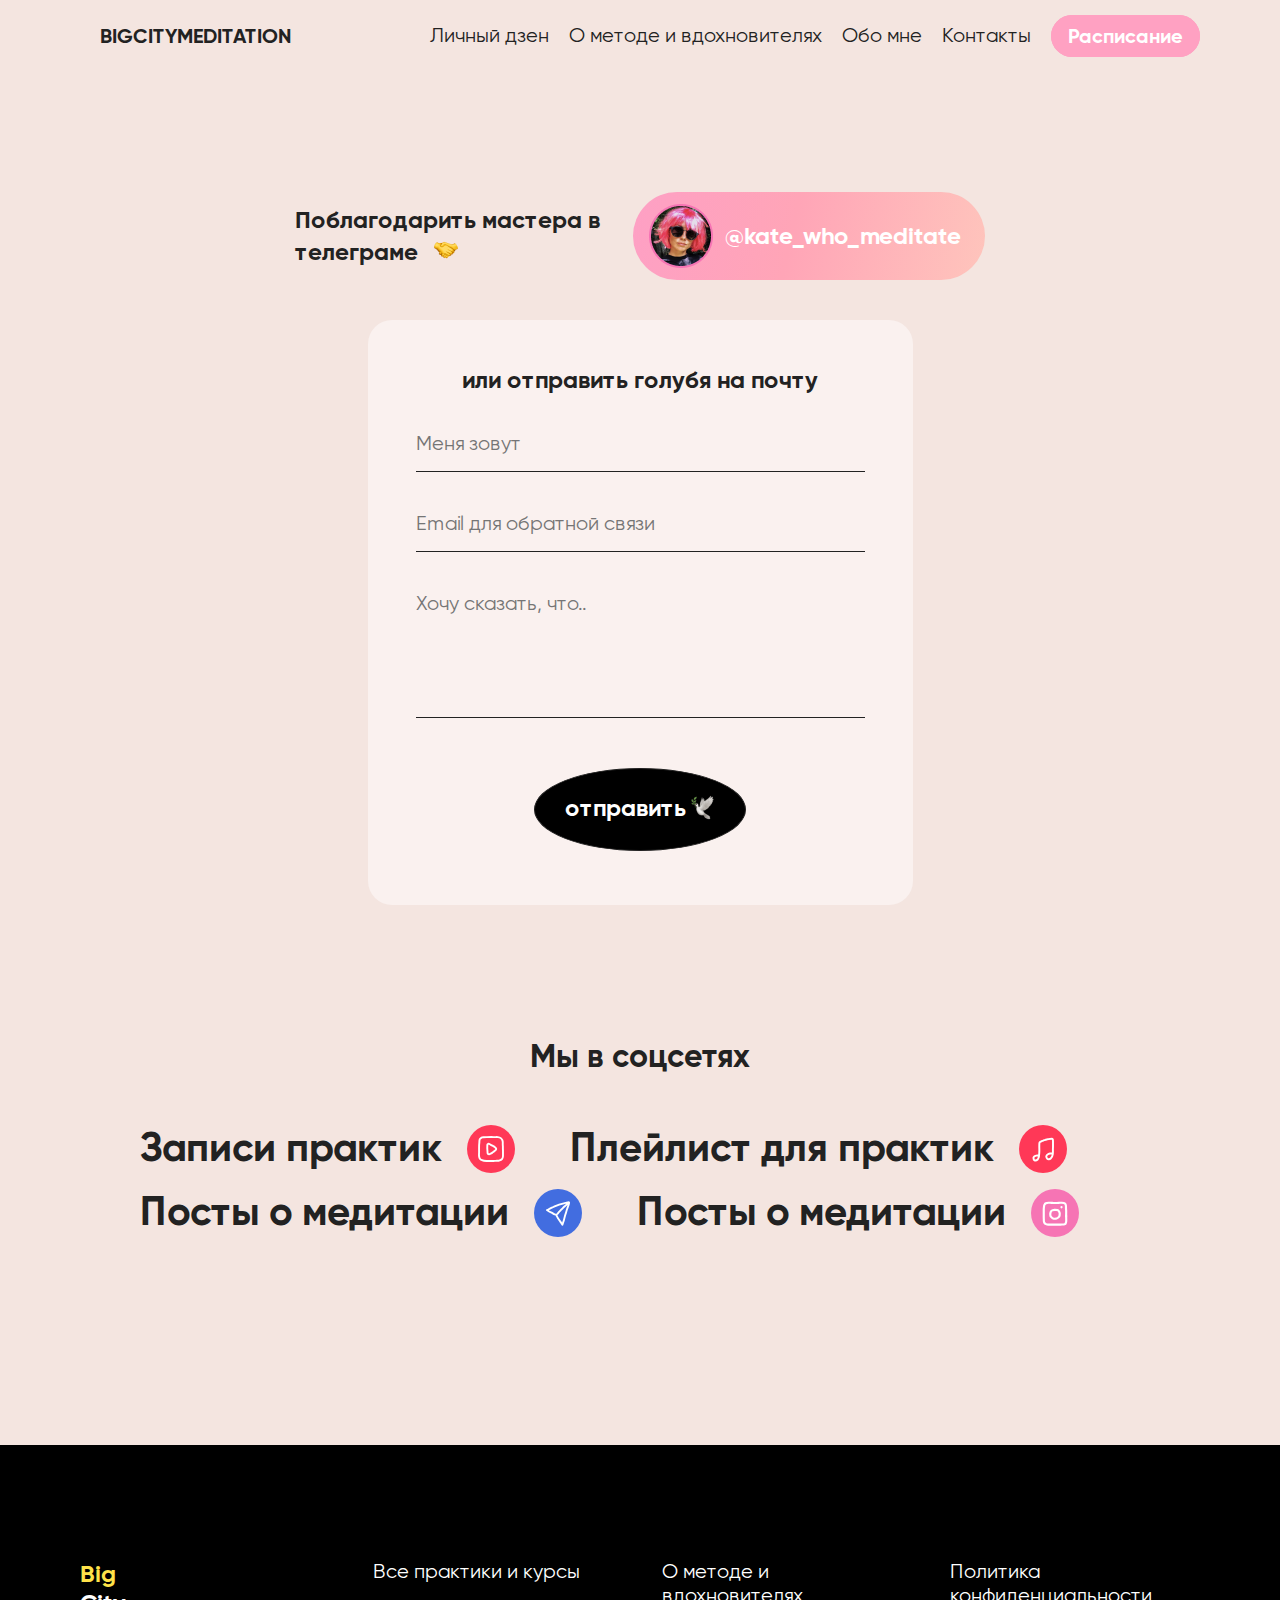
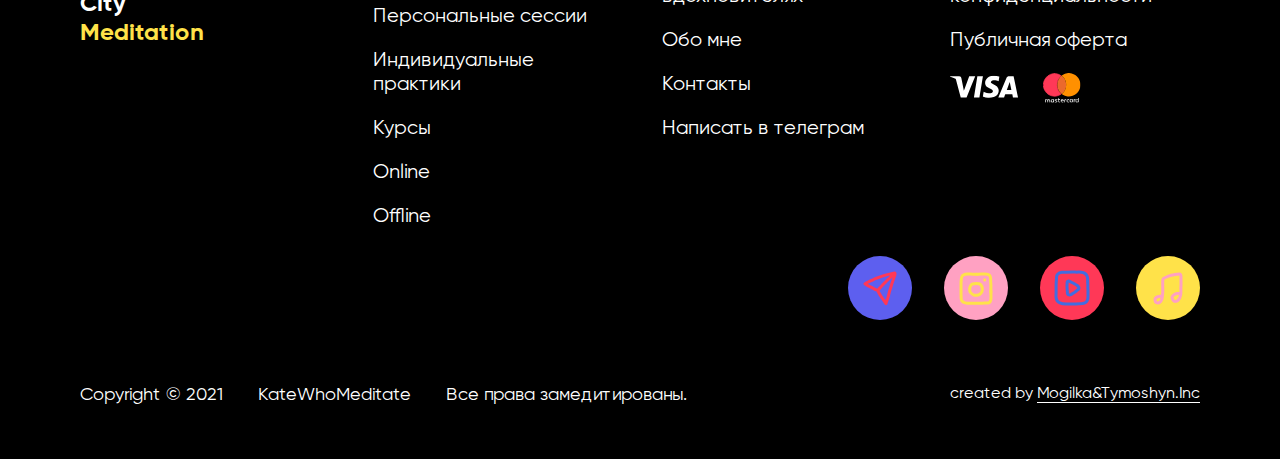
<file: contcats.html>
<!DOCTYPE html>
<html lang="en">
<head>
  <meta charset="UTF-8">
  <meta name="viewport" content="width=device-width, initial-scale=1.0">
  <link rel="preconnect" href="https://fonts.googleapis.com">
  <link rel="preconnect" href="https://fonts.gstatic.com" crossorigin>
  <link href="https://fonts.googleapis.com/css2?family=Montserrat:wght@400;500;600;700;900&display=swap" rel="stylesheet">
  <link rel="stylesheet" href="assets/css/style.min.css">
  <title></title>
</head>

<body class="inner_body">
  <header>
    <div class="container">
      <nav>
        <div class="logo">
          <a href="index.html"><h2>BigCityMeditation</h2></a>
        </div>
        <ul class="menu">
          <li><a href="index.html">Личный дзен</a></li>
          <li><a href="courses.html">О методе и вдохновителях</a></li>
          <li><a href="#">Обо мне </a></li>
          <li><a href="contcats.html" class="current_page">Контакты</a></li>
          <li><a href="#" class="last_link">Расписание </a></li>
        </ul>
        <div class="outer-menu">
          <input class="checkbox-toggle" type="checkbox" />
          <div class="hamburger">
            Меню
          </div>
          <div class="menu">
            <div>
              <div>
                <ul>
                  <li><a href="index.html">Личный дзен</a></li>
                  <li><a href="courses.html">О методе и вдохновителях</a></li>
                  <li><a href="#">Обо мне </a></li>
                  <li><a href="contcats.html" class="current_page">Контакты</a></li>
                  <li><a href="#" class="last_link">Расписание </a></li>
                </ul>
              </div>
            </div>
          </div>
        </div>
      </nav>

    </div>
  </header>
  <section class="hero-sec">
    <div class="container">
      <div class="help">
        <!-- <div class="help__item">
          <h3>
            По техническим вопросам в телеграме
            <img src="assets/img/contact/title-one.png" alt="">
          </h3>
          <div class="link">
            <img src="assets/img/contact/icon-one.png" alt="">
            <span>a_zhur27</span>
          </div>
        </div> -->
        <div class="help__item">
          <h3>
            Поблагодарить мастера в телеграме
            <img src="assets/img/contact/title-two.png" alt="">
          </h3>
          <div class="link">
            <img src="assets/img/contact/icon-two.png" alt="">
            <span>@kate_who_meditate</span>
          </div>
        </div>
      </div>
    </div>
  </section>
  <section class="small_form">
    <div class="container">
      <form action="#" method="post" class="reg_form">
        <h3>или отправить голубя на почту</h3>
        <input type="text" placeholder="Меня зовут" required>
        <input type="email" placeholder="Email для обратной связи" required>
        <textarea name="msg" id="mesage" placeholder="Хочу сказать, что.." required></textarea>
        <button type="submit">отправить <img src="assets/img/contact/btn.png" alt=""></button>
      </form>
    </div>
  </section>
  <section class="our-socials">
    <div class="social_links-wrapper">
      <h4>Мы в соцсетях</h4>
      <div class="social_links">
        <a class="social_link">
          <p>Записи практик</p>
          <div class="link_wrap link_wrap-yt">
            <img src="assets/img/contact/youtube.svg" alt="">
          </div>
        </a>
        <a class="social_link">
          <p>Плейлист для практик</p>
          <div class="link_wrap link_wrap-music">
            <img src="assets/img/contact/music.svg" alt="">
          </div>
        </a>
        <a class="social_link">
          <p>Посты о медитации </p>
          <div class="link_wrap link_wrap-teleg">
            <img src="assets/img/contact/telegram.svg" alt="">
          </div>
        </a>
        <a class="social_link">
          <p>Посты о медитации </p>
          <div class="link_wrap link_wrap-inst">
            <img src="assets/img/contact/instagram.svg" alt="">
          </div>
        </a>
      </div>
    </div>
  </section>
  <footer>
    <div class="container">
      <div class="row">
        <h2 class="logo">Big <br><span>City</span> Meditation</h2>
        <ul class="column_footer">
          <li><a href="#">Все практики и курсы</a></li>
          <li><a href="#">Персональные сессии</a></li>
          <li><a href="#">Индивидуальные практики</a></li>
          <li><a href="#">Курсы</a></li>
          <li><a href="#">Online</a></li>
          <li><a href="#">Offline</a></li>
        </ul>
        <ul class="column_footer">
          <li><a href="#">О методе и вдохновителях</a></li>
          <li><a href="#">Обо мне </a></li>
          <li><a href="#">Контакты</a></li>
          <li><a href="#">Написать в телеграм</a></li>
        </ul>
        <ul class="column_footer">
          <li><a href="#">Политика конфиденциальности </a></li>
          <li><a href="#">Публичная оферта </a></li>
          <li>
            <a href="#"><img src="assets/img/dzen/visa.svg" alt=""></a>
            <a href="#"><img src="assets/img/dzen/mastercard.svg" alt=""></a>
          </li>
        </ul>
      </div>
      <div class="socials">
        <a class="telegram"><img src="assets/img/dzen/telegram.svg" alt=""></a>
        <a class="instagram"><img src="assets/img/dzen/instagram.svg" alt=""></a>
        <a class="youtube"><img src="assets/img/dzen/youtube.svg" alt=""></a>
        <a class="music"><img src="assets/img/dzen/music.svg" alt=""></a>
      </div>
      <div class="row row_bottom">
        <p>
          <span>Copyright © 2021</span>
          <span>KateWhoMeditate</span>
          <span>Все права замедитированы.</span>
        </p>
        <a href="#" class="creator">created by <span>Mogilka&Tymoshyn.Inc</span></a>
      </div>
    </div>
  </footer>

  <script src="https://cdnjs.cloudflare.com/ajax/libs/jquery/3.6.0/jquery.min.js" referrerpolicy="no-referrer"></script>
  <script src="https://cdnjs.cloudflare.com/ajax/libs/OwlCarousel2/2.3.4/owl.carousel.min.js" integrity="sha512-bPs7Ae6pVvhOSiIcyUClR7/q2OAsRiovw4vAkX+zJbw3ShAeeqezq50RIIcIURq7Oa20rW2n2q+fyXBNcU9lrw==" crossorigin="anonymous" referrerpolicy="no-referrer"></script>
  <script src="assets/js/script.min.js"></script>
</body>
</html>
</file>
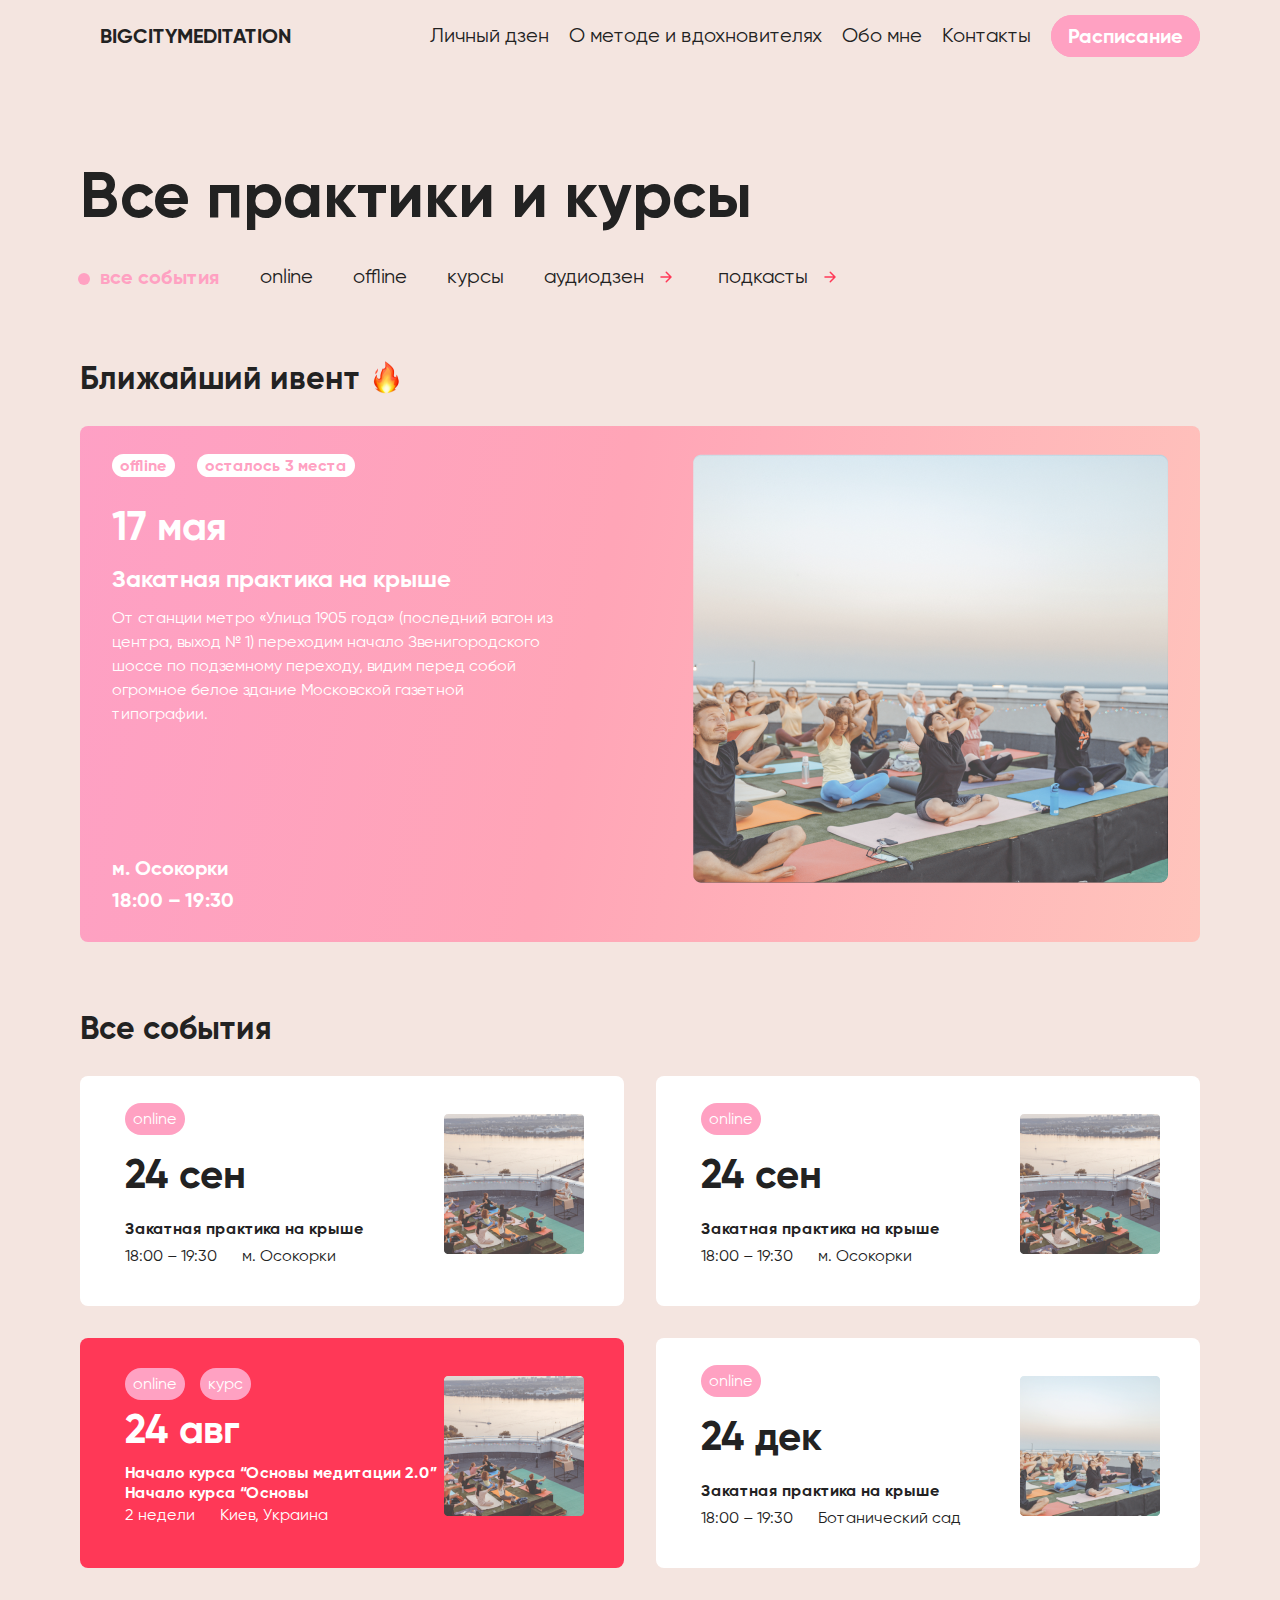
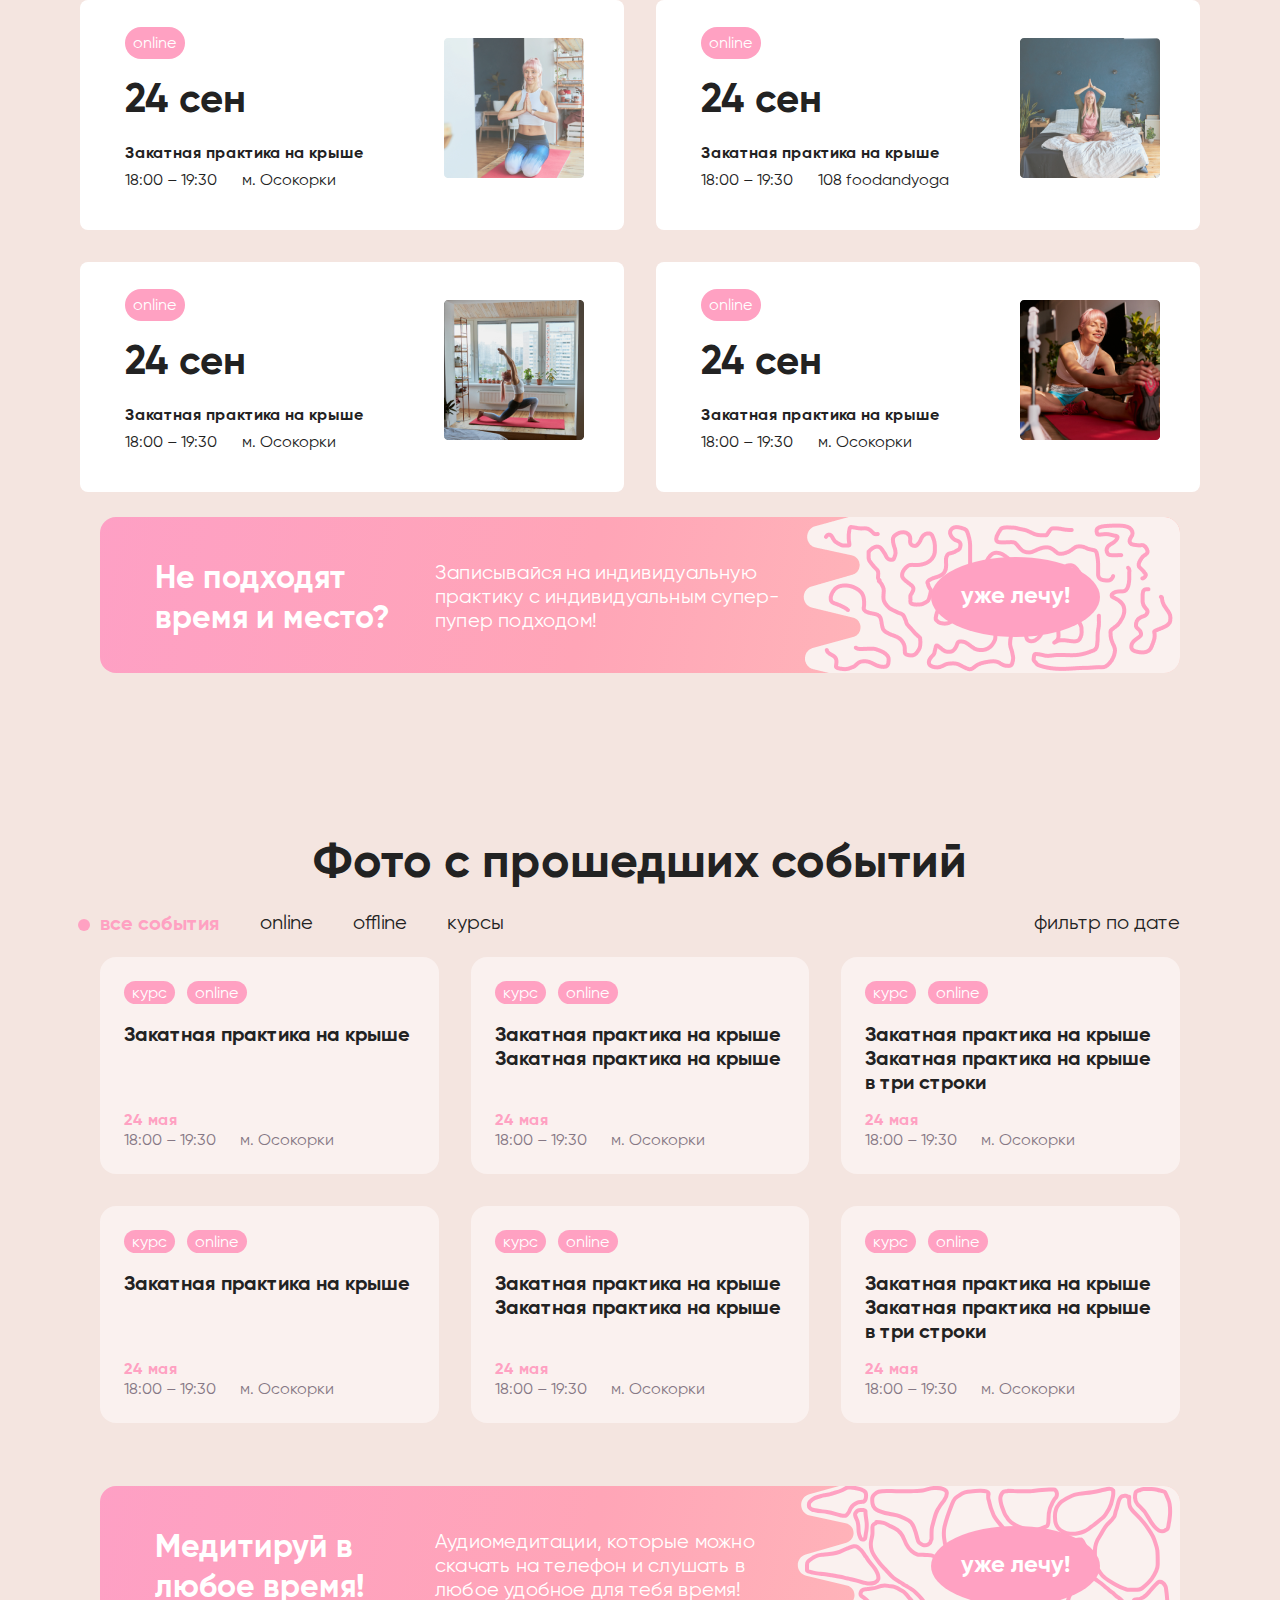
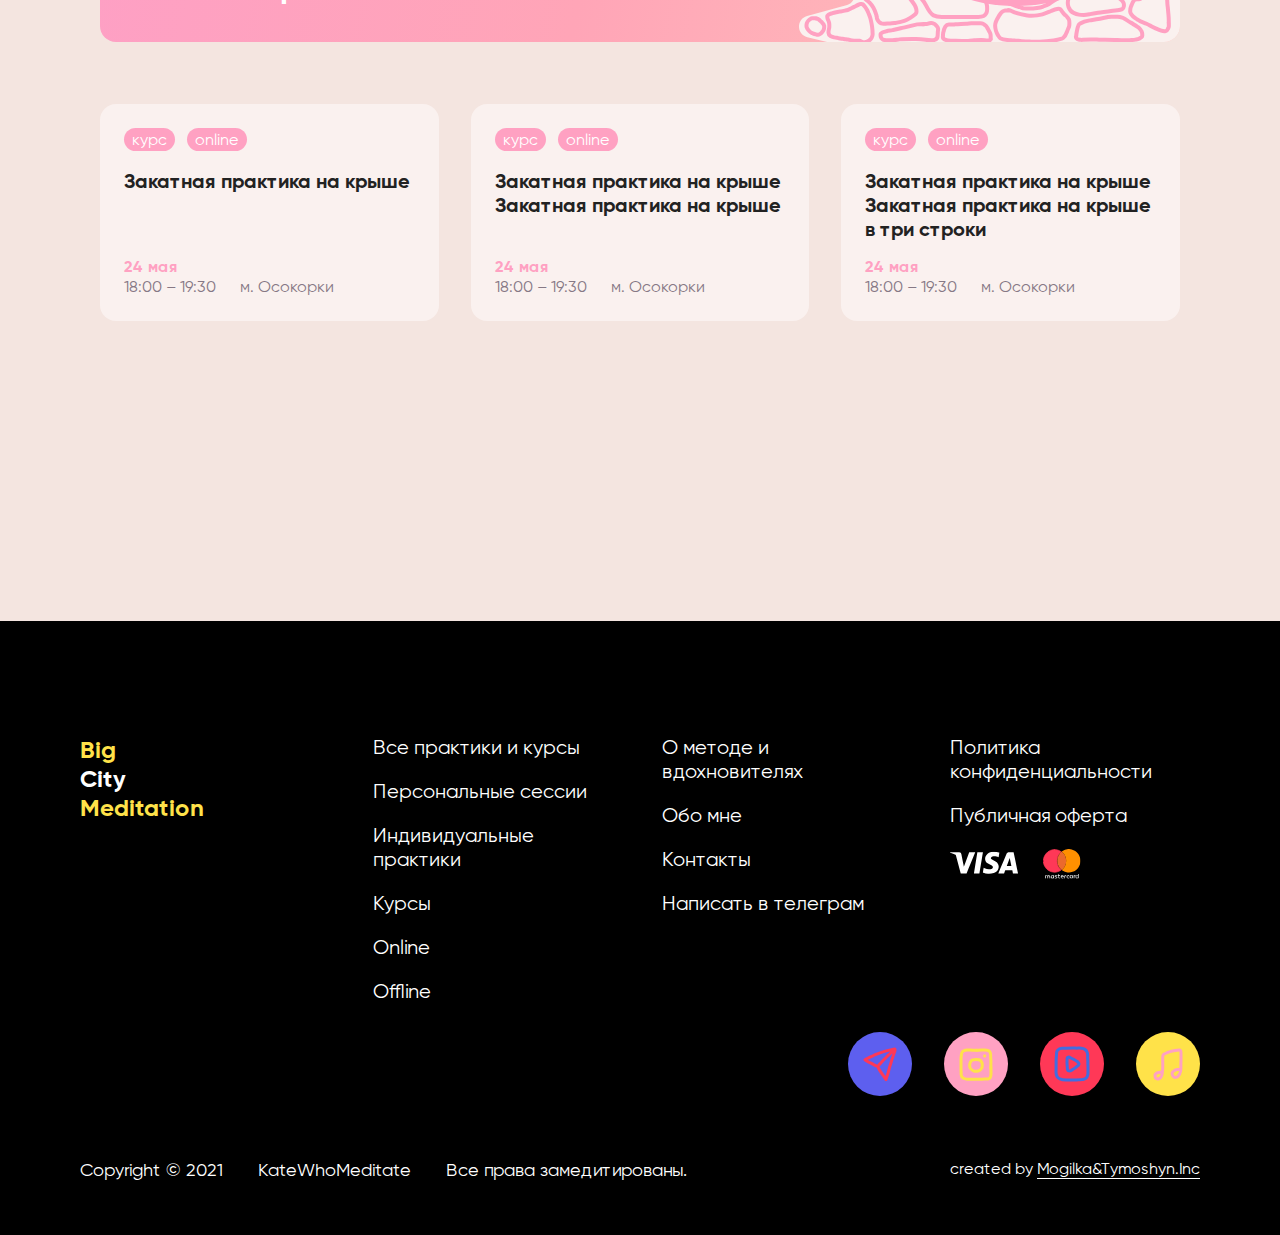
<file: courses.html>
<!DOCTYPE html>
<html lang="en">
<head>
  <meta charset="UTF-8">
  <meta name="viewport" content="width=device-width, initial-scale=1.0">
  <link rel="preconnect" href="https://fonts.googleapis.com">
  <link rel="preconnect" href="https://fonts.gstatic.com" crossorigin>
  <link href="https://fonts.googleapis.com/css2?family=Montserrat:wght@400;500;600;700;900&display=swap" rel="stylesheet">
  <link rel="stylesheet" href="assets/css/style.min.css">
  <title></title>
</head>

<body class="inner_body courses_body">
  <header>
    <div class="container">
      <nav>
        <div class="logo">
          <a href="index.html"><h2>BigCityMeditation</h2></a>
        </div>
        <ul class="menu">
          <li><a href="index.html">Личный дзен</a></li>
          <li><a href="courses.html">О методе и вдохновителях</a></li>
          <li><a href="#">Обо мне </a></li>
          <li><a href="contcats.html">Контакты</a></li>
          <li><a href="#" class="last_link">Расписание </a></li>
        </ul>
        <div class="outer-menu">
          <input class="checkbox-toggle" type="checkbox" />
          <div class="hamburger">
            Меню
          </div>
          <div class="menu">
            <div>
              <div>
                <ul>
                  <li><a href="index.html">Личный дзен</a></li>
                  <li><a href="courses.html">О методе и вдохновителях</a></li>
                  <li><a href="#">Обо мне </a></li>
                  <li><a href="contcats.html">Контакты</a></li>
                  <li><a href="#" class="last_link">Расписание </a></li>
                </ul>
              </div>
            </div>
          </div>
        </div>
      </nav>

    </div>
  </header>
  <section class="courses-sec">
    <div class="container">
      <h2>Все практики и курсы</h2>
      <div class="menuWrapper">
        <div class="menuLimiter">
          <ul class="cat">
            <li><a href="#" class="current_cat">все события</a></li>
            <li><a href="#">online</a></li>
            <li><a href="#">offline</a></li>
            <li><a href="#">курсы</a></li>
            <li class="last_cat"><a href="#">аудиодзен <img src="assets/img/courses/arrow.svg" alt=""></a></li>
            <li class="last_cat"><a href="#">подкасты <img src="assets/img/courses/arrow.svg" alt=""></a></li>
          </ul>
        </div>
      </div>
      <h4 class="closest_event">Ближайший ивент <img src="assets/img/courses/event.png" alt=""></h4>
      <div class="main_event">
        <div class="left_side">
          <div class="categories">
            <span>offline</span>
            <span>осталось 3 места</span>
          </div>
          <h3>17 мая</h3>
          <h5>Закатная практика на крыше</h5>
          <p>От станции метро «Улица 1905 года» (последний вагон из центра, выход № 1) переходим начало Звенигородского шоссе по подземному переходу, видим перед собой огромное белое здание Московской газетной типографии. </p>
          <div class="info">
            <span>м. Осокорки</span>
            <span>18:00 – 19:30</span>
          </div>
        </div>
        <img src="assets/img/courses/event-img.png" alt="">
      </div>
      <h4 class="closest_event">Все события</h4>
      <div class="events">
        <div class="slider_content">
          <div class="left_side">
            <span class="type">online</span>
            <h4>24 сен</h4>
            <p>Закатная практика на крыше </p>
            <div class="bottom_info">
              <span class="time">18:00 – 19:30</span>
              <span class="place">м. Осокорки</span>
            </div>
          </div>
          <img src="assets/img/courses/event-one.png" alt="">
        </div>
        <div class="slider_content">
          <div class="left_side">
            <span class="type">online</span>
            <h4>24 сен</h4>
            <p>Закатная практика на крыше </p>
            <div class="bottom_info">
              <span class="time">18:00 – 19:30</span>
              <span class="place">м. Осокорки</span>
            </div>
          </div>
          <img src="assets/img/courses/event-one.png" alt="">
        </div>
        <div class="slider_content slider_content-active">
          <div class="left_side">
            <div class="types">
              <span class="type">online</span>
              <span class="type">курс</span>
            </div>
            <h4>24 авг</h4>
            <p>Начало курса “Основы медитации 2.0” Начало курса “Основы </p>
            <div class="bottom_info">
              <span class="time">2 недели</span>
              <span class="place">Киев, Украина</span>
            </div>
          </div>
          <img src="assets/img/courses/event-one.png" alt="">
        </div>
        <div class="slider_content">
          <div class="left_side">
            <span class="type">online</span>
            <h4>24 дек</h4>
            <p>Закатная практика на крыше </p>
            <div class="bottom_info">
              <span class="time">18:00 – 19:30</span>
              <span class="place">Ботанический сад</span>
            </div>
          </div>
          <img src="assets/img/courses/event-two.png" alt="">
        </div>
        <div class="slider_content">
          <div class="left_side">
            <span class="type">online</span>
            <h4>24 сен</h4>
            <p>Закатная практика на крыше </p>
            <div class="bottom_info">
              <span class="time">18:00 – 19:30</span>
              <span class="place">м. Осокорки</span>
            </div>
          </div>
          <img src="assets/img/courses/event-three.png" alt="">
        </div>
        <div class="slider_content">
          <div class="left_side">
            <span class="type">online</span>
            <h4>24 сен</h4>
            <p>Закатная практика на крыше </p>
            <div class="bottom_info">
              <span class="time">18:00 – 19:30</span>
              <span class="place">108 foodandyoga</span>
            </div>
          </div>
          <img src="assets/img/courses/event-four.png" alt="">
        </div>
        <div class="slider_content">
          <div class="left_side">
            <span class="type">online</span>
            <h4>24 сен</h4>
            <p>Закатная практика на крыше </p>
            <div class="bottom_info">
              <span class="time">18:00 – 19:30</span>
              <span class="place">м. Осокорки</span>
            </div>
          </div>
          <img src="assets/img/courses/event-five.png" alt="">
        </div>
        <div class="slider_content">
          <div class="left_side">
            <span class="type">online</span>
            <h4>24 сен</h4>
            <p>Закатная практика на крыше </p>
            <div class="bottom_info">
              <span class="time">18:00 – 19:30</span>
              <span class="place">м. Осокорки</span>
            </div>
          </div>
          <img src="assets/img/courses/event-six.png" alt="">
        </div>
      </div>
      <div class="btn_main btn_main-one">
        <div class="btn_info">
          <h4>Не подходят время и место?</h4>
          <p>Записывайся на индивидуальную практику с индивидуальным супер-пупер подходом!</p>
        </div>
        <img src="assets/img/courses/place.png" alt="">
        <a href="#">уже лечу!</a>
      </div>
      <h1>Фото с прошедших событий</h1>
      <div class="menuWrapper menuWrapper-two">
        <div class="menuLimiter menuLimiter-two">
          <ul class="cat cat-two">
            <li><a href="#" class="current_cat">все события</a></li>
            <li><a href="#">online</a></li>
            <li><a href="#">offline</a></li>
            <li><a href="#">курсы</a></li>
            <li class="right_cat"><a href="#">фильтр по дате</a></li>
          </ul>
        </div>
      </div>
      <div class="photos">
        <div class="photo">
          <div class="categories">
            <span>курс</span>
            <span>online</span>
          </div>
          <h5>Закатная практика на крыше </h5>
          <p>24 мая</p>
          <div class="photo_bottom">
            <span>18:00 – 19:30</span>
            <span>м. Осокорки</span>
          </div>
        </div>
        <div class="photo">
          <div class="categories">
            <span>курс</span>
            <span>online</span>
          </div>
          <h5>Закатная практика на крыше <br> Закатная практика на крыше </h5>
          <p>24 мая</p>
          <div class="photo_bottom">
            <span>18:00 – 19:30</span>
            <span>м. Осокорки</span>
          </div>
        </div>
        <div class="photo">
          <div class="categories">
            <span>курс</span>
            <span>online</span>
          </div>
          <h5>Закатная практика на крыше Закатная практика на крыше в три строки</h5>
          <p>24 мая</p>
          <div class="photo_bottom">
            <span>18:00 – 19:30</span>
            <span>м. Осокорки</span>
          </div>
        </div>
        <div class="photo">
          <div class="categories">
            <span>курс</span>
            <span>online</span>
          </div>
          <h5>Закатная практика на крыше </h5>
          <p>24 мая</p>
          <div class="photo_bottom">
            <span>18:00 – 19:30</span>
            <span>м. Осокорки</span>
          </div>
        </div>
        <div class="photo">
          <div class="categories">
            <span>курс</span>
            <span>online</span>
          </div>
          <h5>Закатная практика на крыше <br> Закатная практика на крыше </h5>
          <p>24 мая</p>
          <div class="photo_bottom">
            <span>18:00 – 19:30</span>
            <span>м. Осокорки</span>
          </div>
        </div>
        <div class="photo">
          <div class="categories">
            <span>курс</span>
            <span>online</span>
          </div>
          <h5>Закатная практика на крыше Закатная практика на крыше в три строки</h5>
          <p>24 мая</p>
          <div class="photo_bottom">
            <span>18:00 – 19:30</span>
            <span>м. Осокорки</span>
          </div>
        </div>
        
        
        <div class="btn_main btn_main-two">
          <div class="btn_info">
            <h4>Медитируй в любое время!</h4>
            <p>Аудиомедитации, которые можно скачать на телефон и слушать в любое удобное для тебя время!</p>
          </div>
          <img src="assets/img/courses/time.svg" alt="">
          <a href="#">уже лечу!</a>
        </div>

        <div class="photo">
          <div class="categories">
            <span>курс</span>
            <span>online</span>
          </div>
          <h5>Закатная практика на крыше </h5>
          <p>24 мая</p>
          <div class="photo_bottom">
            <span>18:00 – 19:30</span>
            <span>м. Осокорки</span>
          </div>
        </div>
        <div class="photo">
          <div class="categories">
            <span>курс</span>
            <span>online</span>
          </div>
          <h5>Закатная практика на крыше <br> Закатная практика на крыше </h5>
          <p>24 мая</p>
          <div class="photo_bottom">
            <span>18:00 – 19:30</span>
            <span>м. Осокорки</span>
          </div>
        </div>
        <div class="photo">
          <div class="categories">
            <span>курс</span>
            <span>online</span>
          </div>
          <h5>Закатная практика на крыше Закатная практика на крыше в три строки</h5>
          <p>24 мая</p>
          <div class="photo_bottom">
            <span>18:00 – 19:30</span>
            <span>м. Осокорки</span>
          </div>
        </div>
      </div>
    </div>
  </section>
  <footer>
    <div class="container">
      <div class="row">
        <h2 class="logo">Big <br><span>City</span> Meditation</h2>
        <ul class="column_footer">
          <li><a href="#">Все практики и курсы</a></li>
          <li><a href="#">Персональные сессии</a></li>
          <li><a href="#">Индивидуальные практики</a></li>
          <li><a href="#">Курсы</a></li>
          <li><a href="#">Online</a></li>
          <li><a href="#">Offline</a></li>
        </ul>
        <ul class="column_footer">
          <li><a href="#">О методе и вдохновителях</a></li>
          <li><a href="#">Обо мне </a></li>
          <li><a href="#">Контакты</a></li>
          <li><a href="#">Написать в телеграм</a></li>
        </ul>
        <ul class="column_footer">
          <li><a href="#">Политика конфиденциальности </a></li>
          <li><a href="#">Публичная оферта </a></li>
          <li>
            <a href="#"><img src="assets/img/dzen/visa.svg" alt=""></a>
            <a href="#"><img src="assets/img/dzen/mastercard.svg" alt=""></a>
          </li>
        </ul>
      </div>
      <div class="socials">
        <a class="telegram"><img src="assets/img/dzen/telegram.svg" alt=""></a>
        <a class="instagram"><img src="assets/img/dzen/instagram.svg" alt=""></a>
        <a class="youtube"><img src="assets/img/dzen/youtube.svg" alt=""></a>
        <a class="music"><img src="assets/img/dzen/music.svg" alt=""></a>
      </div>
      <div class="row row_bottom">
        <p>
          <span>Copyright © 2021</span>
          <span>KateWhoMeditate</span>
          <span>Все права замедитированы.</span>
        </p>
        <a href="#" class="creator">created by <span>Mogilka&Tymoshyn.Inc</span></a>
      </div>
    </div>
  </footer>

  <script src="https://cdnjs.cloudflare.com/ajax/libs/jquery/3.6.0/jquery.min.js" referrerpolicy="no-referrer"></script>
  <script src="https://cdnjs.cloudflare.com/ajax/libs/OwlCarousel2/2.3.4/owl.carousel.min.js" integrity="sha512-bPs7Ae6pVvhOSiIcyUClR7/q2OAsRiovw4vAkX+zJbw3ShAeeqezq50RIIcIURq7Oa20rW2n2q+fyXBNcU9lrw==" crossorigin="anonymous" referrerpolicy="no-referrer"></script>
  <script src="assets/js/script.min.js"></script>
</body>
</html>
</file>
<file: assets/css/style.min.css>
@charset "UTF-8";@font-face{font-family:Gilroy;font-display:swap;src:url(../fonts/Gilroy-Bold.woff) format("woff"),url(../fonts/Gilroy-Bold.woff2) format("woff2");font-weight:700;font-style:normal}@font-face{font-family:Gilroy;font-display:swap;src:url(../fonts/Gilroy-ExtraBold.woff) format("woff"),url(../fonts/Gilroy-ExtraBold.woff2) format("woff2");font-weight:800;font-style:normal}@font-face{font-family:Gilroy;font-display:swap;src:url(../fonts/Gilroy-Light.woff) format("woff"),url(../fonts/Gilroy-Light.woff2) format("woff2");font-weight:300;font-style:normal}@font-face{font-family:Gilroy;font-display:swap;src:url(../fonts/Gilroy-Medium.woff) format("woff"),url(../fonts/Gilroy-Medium.woff2) format("woff2");font-weight:500;font-style:normal}@font-face{font-family:Gilroy;font-display:swap;src:url(../fonts/Gilroy-Regular.woff) format("woff"),url(../fonts/Gilroy-Regular.woff2) format("woff2");font-weight:400;font-style:normal}*{padding:0;margin:0;border:0}*,::after,::before{-webkit-box-sizing:border-box;box-sizing:border-box}:active,:focus{outline:0}a:active,a:focus{outline:0}aside,footer,header,nav{display:block}body,html{height:100%;width:100%;font-size:100%;line-height:1;font-size:14px;-ms-text-size-adjust:100%;-moz-text-size-adjust:100%;-webkit-text-size-adjust:100%}button,input,textarea{font-family:inherit}input::-ms-clear{display:none}button{cursor:pointer}button::-moz-focus-inner{padding:0;border:0}a,a:visited{text-decoration:none}a:hover{text-decoration:none}ul{list-style:none}img{vertical-align:top}h1,h2,h3,h4,h5,h6{font-size:inherit;font-weight:400}.owl-carousel,.owl-carousel .owl-item{-webkit-tap-highlight-color:transparent;position:relative}.owl-carousel{display:none;width:100%;z-index:1}.owl-carousel .owl-stage{position:relative;-ms-touch-action:pan-Y;touch-action:manipulation;-moz-backface-visibility:hidden}.owl-carousel .owl-stage:after{content:".";display:block;clear:both;visibility:hidden;line-height:0;height:0}.owl-carousel .owl-stage-outer{position:relative;overflow:hidden;-webkit-transform:translate3d(0,0,0)}.owl-carousel .owl-item,.owl-carousel .owl-wrapper{-webkit-backface-visibility:hidden;-moz-backface-visibility:hidden;-ms-backface-visibility:hidden;-webkit-transform:translate3d(0,0,0);-moz-transform:translate3d(0,0,0);-ms-transform:translate3d(0,0,0)}.owl-carousel .owl-item{min-height:1px;float:left;-webkit-backface-visibility:hidden;-webkit-touch-callout:none}.owl-carousel .owl-item img{display:block;width:100%}.owl-carousel .owl-dots.disabled,.owl-carousel .owl-nav.disabled{display:none}.no-js .owl-carousel,.owl-carousel.owl-loaded{display:block}.owl-carousel .owl-dot,.owl-carousel .owl-nav .owl-next,.owl-carousel .owl-nav .owl-prev{cursor:pointer;-webkit-user-select:none;-moz-user-select:none;-ms-user-select:none;user-select:none}.owl-carousel .owl-nav button.owl-next,.owl-carousel .owl-nav button.owl-prev,.owl-carousel button.owl-dot{background:0 0;color:inherit;border:none;padding:0!important;font:inherit}.owl-carousel.owl-loading{opacity:0;display:block}.owl-carousel.owl-hidden{opacity:0}.owl-carousel.owl-refresh .owl-item{visibility:hidden}.owl-carousel.owl-drag .owl-item{-ms-touch-action:pan-y;touch-action:pan-y;-webkit-user-select:none;-moz-user-select:none;-ms-user-select:none;user-select:none}.owl-carousel.owl-grab{cursor:move;cursor:-webkit-grab;cursor:grab}.owl-carousel.owl-rtl{direction:rtl}.owl-carousel.owl-rtl .owl-item{float:right}.owl-carousel .animated{-webkit-animation-duration:1s;animation-duration:1s;-webkit-animation-fill-mode:both;animation-fill-mode:both}.owl-carousel .owl-animated-in{z-index:0}.owl-carousel .owl-animated-out{z-index:1}.owl-carousel .fadeOut{-webkit-animation-name:fadeOut;animation-name:fadeOut}@-webkit-keyframes fadeOut{0%{opacity:1}100%{opacity:0}}@keyframes fadeOut{0%{opacity:1}100%{opacity:0}}.owl-height{-webkit-transition:height .5s ease-in-out;-o-transition:height .5s ease-in-out;transition:height .5s ease-in-out}.owl-carousel .owl-item .owl-lazy{opacity:0;-webkit-transition:opacity .4s ease;-o-transition:opacity .4s ease;transition:opacity .4s ease}.owl-carousel .owl-item .owl-lazy:not([src]),.owl-carousel .owl-item .owl-lazy[src^=""]{max-height:0}.owl-carousel .owl-item img.owl-lazy{-webkit-transform-style:preserve-3d;transform-style:preserve-3d}.owl-carousel .owl-video-wrapper{position:relative;height:100%;background:#000}.owl-carousel .owl-video-play-icon{position:absolute;height:80px;width:80px;left:50%;top:50%;margin-left:-40px;margin-top:-40px;background:url(owl.video.play.png) no-repeat;cursor:pointer;z-index:1;-webkit-backface-visibility:hidden;-webkit-transition:-webkit-transform .1s ease;transition:-webkit-transform .1s ease;-o-transition:transform .1s ease;transition:transform .1s ease;transition:transform .1s ease,-webkit-transform .1s ease}.owl-carousel .owl-video-play-icon:hover{-ms-transform:scale(1.3,1.3);-webkit-transform:scale(1.3,1.3);transform:scale(1.3,1.3)}.owl-carousel .owl-video-playing .owl-video-play-icon,.owl-carousel .owl-video-playing .owl-video-tn{display:none}.owl-carousel .owl-video-tn{opacity:0;height:100%;background-position:center center;background-repeat:no-repeat;background-size:contain;-webkit-transition:opacity .4s ease;-o-transition:opacity .4s ease;transition:opacity .4s ease}.owl-carousel .owl-video-frame{position:relative;z-index:1;height:100%;width:100%}.owl-theme .owl-dots,.owl-theme .owl-nav{text-align:center;-webkit-tap-highlight-color:transparent}.owl-theme .owl-nav{margin-top:10px}.owl-theme .owl-nav [class*=owl-]{color:#fff;font-size:14px;margin:5px;padding:4px 7px;background:#d6d6d6;display:inline-block;cursor:pointer;border-radius:3px}.owl-theme .owl-nav [class*=owl-]:hover{background:#869791;color:#fff;text-decoration:none}.owl-theme .owl-nav .disabled{opacity:.5;cursor:default}.owl-theme .owl-nav.disabled+.owl-dots{margin-top:10px}.owl-theme .owl-dots .owl-dot{display:inline-block;zoom:1}.owl-theme .owl-dots .owl-dot span{width:10px;height:10px;margin:5px 7px;background:#d6d6d6;display:block;-webkit-backface-visibility:visible;-webkit-transition:opacity .2s ease;-o-transition:opacity .2s ease;transition:opacity .2s ease;border-radius:30px}.owl-theme .owl-dots .owl-dot.active span,.owl-theme .owl-dots .owl-dot:hover span{background:#869791}:root{font-size:16px}*{font-family:Gilroy,sans-serif}html{height:auto;scroll-behavior:smooth}section{padding:0}.overflow{overflow:hidden}body.main_body{background:-o-linear-gradient(270.1deg,#ffa1c2 -15.97%,#f4e5e0 64.5%);background:linear-gradient(179.9deg,#ffa1c2 -15.97%,#f4e5e0 64.5%)}.container{max-width:1120px;margin:0 auto}nav{display:-webkit-box;display:-ms-flexbox;display:flex;-webkit-box-align:center;-ms-flex-align:center;align-items:center;-webkit-box-pack:justify;-ms-flex-pack:justify;justify-content:space-between;padding:26px 0;position:relative}nav .logo{display:-webkit-box;display:-ms-flexbox;display:flex;-webkit-box-align:center;-ms-flex-align:center;align-items:center}nav .logo h2{margin-left:20px;font-weight:700;font-size:1.25rem;text-transform:uppercase;color:#222}nav .menu{display:-webkit-box;display:-ms-flexbox;display:flex;-webkit-box-align:center;-ms-flex-align:center;align-items:center;-webkit-box-pack:space-evenly;-ms-flex-pack:space-evenly;justify-content:space-evenly}nav .menu li{margin-left:20px;-webkit-transition:all ease-in-out .3s;-o-transition:all ease-in-out .3s;transition:all ease-in-out .3s;display:block}nav .menu li:last-child a{font-weight:700;font-size:1.25rem;color:#222;padding:8px 16px;background:#ffe249;border-radius:31px;-webkit-transition:all .4s ease-in-out;-o-transition:all .4s ease-in-out;transition:all .4s ease-in-out}nav .menu li:last-child a:hover{color:#f674b4}nav .menu li:last-child a::after{display:none}nav .menu li.current_page_item a{font-weight:700;font-size:1.25rem;color:#222}nav .menu li a{font-size:1.25rem;color:#222;-webkit-transition:all ease-in-out .3s;-o-transition:all ease-in-out .3s;transition:all ease-in-out .3s;text-decoration:none;display:inline;position:relative;overflow:hidden}nav .menu li a::after{content:"";position:absolute;z-index:-1;right:0;width:0;bottom:-5px;background:#000;height:2px;-webkit-transition-property:width;-o-transition-property:width;transition-property:width;-webkit-transition-duration:.3s;-o-transition-duration:.3s;transition-duration:.3s;-webkit-transition-timing-function:ease-out;-o-transition-timing-function:ease-out;transition-timing-function:ease-out;z-index:11111}nav .menu li a:hover:after{left:0;right:auto;width:100%}nav .outer-menu{position:relative;top:-30px;left:0;z-index:1;display:none}nav .outer-menu .checkbox-toggle{position:absolute;top:0;left:0;z-index:2;cursor:pointer;width:60px;height:60px;opacity:0}nav .outer-menu .checkbox-toggle:checked~.menu{pointer-events:auto;visibility:visible;overflow:hidden}nav .outer-menu .checkbox-toggle:checked~.menu>div{-webkit-transform:scale(1);-ms-transform:scale(1);transform:scale(1);-webkit-transition-duration:.75s;-o-transition-duration:.75s;transition-duration:.75s}nav .outer-menu .checkbox-toggle:checked~.menu>div>div{opacity:1;-webkit-transition:opacity .4s ease .4s;-o-transition:opacity .4s ease .4s;transition:opacity .4s ease .4s}nav .outer-menu .hamburger{position:absolute;top:0;left:0;z-index:1;width:60px;height:60px;border-radius:50%;cursor:pointer;-webkit-transition:-webkit-box-shadow .4s ease;transition:-webkit-box-shadow .4s ease;-o-transition:box-shadow .4s ease;transition:box-shadow .4s ease;transition:box-shadow .4s ease,-webkit-box-shadow .4s ease;-webkit-backface-visibility:hidden;backface-visibility:hidden;display:-webkit-box;display:-ms-flexbox;display:flex;-webkit-box-align:center;-ms-flex-align:center;align-items:center;-webkit-box-pack:center;-ms-flex-pack:center;justify-content:center;color:#fff;border:1px solid #fff}nav .outer-menu .hamburger>div{position:relative;-webkit-box-flex:0;-ms-flex:none;flex:none;width:100%;height:2px;background:#fefefe;-webkit-transition:all .4s ease;-o-transition:all .4s ease;transition:all .4s ease;display:-webkit-box;display:-ms-flexbox;display:flex;-webkit-box-align:center;-ms-flex-align:center;align-items:center;-webkit-box-pack:center;-ms-flex-pack:center;justify-content:center}nav .outer-menu .hamburger>div:after,nav .outer-menu .hamburger>div:before{content:"";position:absolute;z-index:1;top:-10px;left:0;width:100%;height:2px;background:inherit;-webkit-transition:all .4s ease;-o-transition:all .4s ease;transition:all .4s ease}nav .outer-menu .hamburger>div:after{top:10px}nav .outer-menu .menu{position:fixed;top:0;left:0;width:100%;height:100%;pointer-events:none;visibility:hidden;overflow:hidden;-webkit-backface-visibility:hidden;backface-visibility:hidden;outline:1px solid transparent;display:-webkit-box;display:-ms-flexbox;display:flex;-webkit-box-align:center;-ms-flex-align:center;align-items:center;-webkit-box-pack:center;-ms-flex-pack:center;justify-content:center}nav .outer-menu .menu>div{width:200vw;height:200vw;color:#fefefe;background:rgba(41,98,255,.97);border-radius:50%;-webkit-transition:all .4s ease;-o-transition:all .4s ease;transition:all .4s ease;-webkit-box-flex:0;-ms-flex:none;flex:none;-webkit-transform:scale(0);-ms-transform:scale(0);transform:scale(0);-webkit-backface-visibility:hidden;backface-visibility:hidden;overflow:hidden;display:-webkit-box;display:-ms-flexbox;display:flex;-webkit-box-align:center;-ms-flex-align:center;align-items:center;-webkit-box-pack:center;-ms-flex-pack:center;justify-content:center}nav .outer-menu .menu>div>div{text-align:center;max-width:90vw;max-height:100vh;opacity:0;-webkit-transition:opacity .4s ease;-o-transition:opacity .4s ease;transition:opacity .4s ease;overflow-y:auto;-webkit-box-flex:0;-ms-flex:none;flex:none;display:-webkit-box;display:-ms-flexbox;display:flex;-webkit-box-align:center;-ms-flex-align:center;align-items:center;-webkit-box-pack:center;-ms-flex-pack:center;justify-content:center}nav .outer-menu .menu>div>div>ul{list-style:none;padding:0 1em;margin:0;display:block;max-height:100vh}nav .outer-menu .menu>div>div>ul>li{padding:0;margin:1em;font-size:1.5rem;display:block}nav .outer-menu .menu>div>div>ul>li>a{position:relative;display:inline;cursor:pointer;color:#fff;-webkit-transition:color .4s ease;-o-transition:color .4s ease;transition:color .4s ease}nav .outer-menu .menu>div>div>ul>li:last-child>a{color:#222}nav .outer-menu .menu>div>div>ul>li>a:hover:after{width:100%}nav .outer-menu .menu>div>div>ul>li>a:after{content:"";position:absolute;z-index:1;bottom:-.15em;left:0;width:0;height:2px;background:#e5e5e5;-webkit-transition:width .4s ease;-o-transition:width .4s ease;transition:width .4s ease}.header_row{display:-webkit-box;display:-ms-flexbox;display:flex;-webkit-box-orient:horizontal;-webkit-box-direction:normal;-ms-flex-direction:row;flex-direction:row;-webkit-box-align:end;-ms-flex-align:end;align-items:flex-end;-webkit-box-pack:justify;-ms-flex-pack:justify;justify-content:space-between;position:relative;margin-top:240px}.header_row .header_cloumn img{z-index:-1;position:absolute;top:0;right:0}.header_row .header_cloumn img.header_big{top:-330px}.header_row .header_cloumn img.header_small{top:-100px;right:70px}.header_row .header_cloumn h1{font-weight:700;font-size:3.5rem;color:#faf1ef}.header_row .header_cloumn p{max-width:500px;font-size:1.5rem;line-height:28px;color:#fff;padding:32px 0 86px}.video_wrapper .reviews_wrap{display:-webkit-box;display:-ms-flexbox;display:flex;-webkit-box-orient:horizontal;-webkit-box-direction:normal;-ms-flex-direction:row;flex-direction:row;-webkit-box-align:start;-ms-flex-align:start;align-items:start;-webkit-box-pack:justify;-ms-flex-pack:justify;justify-content:space-between}.video_wrapper .reviews_wrap div{-webkit-box-flex:1;-ms-flex:1 0 shrink;flex:1 0 shrink}.video_wrapper .reviews_wrap .ghost{margin-top:40px;position:relative}.video_wrapper .reviews_wrap .ghost .blur_img{position:absolute;bottom:-120px;left:0;mix-blend-mode:soft-light;opacity:.9;-webkit-filter:blur(10px);filter:blur(10px);border-radius:12px;z-index:-1}.video_wrapper .reviews_wrap .reviews__item span{max-width:515px;display:inline-block;font-size:1.25rem;line-height:28px;color:#faf1ef;padding:8px 16px;background:#f674b4;border-radius:20px;margin-bottom:24px}.video_wrapper .reviews_wrap .reviews__item span a{font-size:inherit;color:#ffe249;font-weight:500;border-bottom:1px solid #ffe249}.video_wrapper .reviews_wrap .reviews__item span img{margin-left:5px}.video_wrapper .video{display:-webkit-box;display:-ms-flexbox;display:flex;-webkit-box-align:center;-ms-flex-align:center;align-items:center;-webkit-box-pack:center;-ms-flex-pack:center;justify-content:center;background:url(../images/inner/dzen/lines.png) no-repeat center center/contain;position:relative}.video_wrapper .video .preiview{background:#424242;mix-blend-mode:normal;-webkit-box-shadow:0 4px 100px #febfec,0 4px 100px #febfec;box-shadow:0 4px 100px #febfec,0 4px 100px #febfec;border-radius:12px;position:relative;display:inline-block}.video_wrapper .video .video_practic__play{-webkit-transition:all .3s ease-in-out;-o-transition:all .3s ease-in-out;transition:all .3s ease-in-out;display:-webkit-box;display:-ms-flexbox;display:flex;-webkit-box-align:center;-ms-flex-align:center;align-items:center;-webkit-box-pack:center;-ms-flex-pack:center;justify-content:center;position:absolute;top:50%;left:50%;margin-right:-50%;-webkit-transform:translate(-50%,-50%);-ms-transform:translate(-50%,-50%);transform:translate(-50%,-50%);cursor:pointer;border-radius:50%}.video_wrapper .video .video_practic__play:hover{-webkit-box-shadow:-5px -5px 45px -10px #febfec;box-shadow:-5px -5px 45px -10px #febfec}.video_wrapper .video .video_practic__play .triangle{border-radius:50%;-webkit-transition:all .3s ease-in-out;-o-transition:all .3s ease-in-out;transition:all .3s ease-in-out}.reason-sec{padding:160px 0}.reason-sec .reason_grid{display:-ms-grid;display:grid;-ms-grid-columns:1fr 1fr;grid-template-columns:1fr 1fr;-ms-grid-rows:(1fr)[3];grid-template-rows:repeat(3,1fr);grid-gap:32px}.reason-sec .reason_grid>*{display:-webkit-inline-box;display:-ms-inline-flexbox;display:inline-flex;-webkit-box-align:start;-ms-flex-align:start;align-items:flex-start;-webkit-box-pack:space-evenly;-ms-flex-pack:space-evenly;justify-content:space-evenly;-webkit-box-orient:vertical;-webkit-box-direction:normal;-ms-flex-direction:column;flex-direction:column}.reason-sec .reason_grid h2{font-weight:700;font-size:3rem;line-height:56px;max-width:500px;color:#faf1ef}.reason-sec .reason_grid .reason__item{background:#faf1ef;border-radius:16px;padding-left:50px;width:544px;height:300px}.reason-sec .reason_grid .reason__item p{max-width:380px;font-size:1.5rem;line-height:28px;color:#222}.reason-sec .reason_grid .reason__item p span{font-size:inherit;font-weight:600;color:#f674b4}.services-sec .container{max-width:1630px}.services-sec .container>h2{margin-bottom:110px;text-align:center;font-weight:700;font-size:3rem;color:#fff}.services-sec .container>h3{z-index:111;margin:0 auto -30px;max-width:556px;position:relative;display:-webkit-box;display:-ms-flexbox;display:flex;-webkit-box-align:center;-ms-flex-align:center;align-items:center;-webkit-box-pack:space-evenly;-ms-flex-pack:space-evenly;justify-content:space-evenly;font-weight:700;font-size:2.5rem;color:#fff;padding:22px 30px;background:#f674b4;border-radius:12px}.services-sec .container>h3 img{display:inline-block;margin-right:20px}.services-sec .container .individ_title{color:#222;background:#ffe23f;max-width:650px}.services-sec .personal{background:#faf1ef;border-radius:24px;z-index:0;margin:0 7% 50px}.services-sec .personal .personal_row{display:-ms-grid;display:grid;-ms-grid-columns:1fr 1fr;grid-template-columns:1fr 1fr;grid-column-gap:64px;padding:130px 120px 90px}.services-sec .personal .personal_row>div:last-child{margin-top:20px}.services-sec .personal .personal_row .personal_cloumn{display:-webkit-box;display:-ms-flexbox;display:flex;-webkit-box-orient:vertical;-webkit-box-direction:normal;-ms-flex-direction:column;flex-direction:column;-webkit-box-align:start;-ms-flex-align:start;align-items:start;-webkit-box-pack:start;-ms-flex-pack:start;justify-content:flex-start}.services-sec .personal .personal_row .personal_cloumn>img{margin-left:64px;margin-bottom:45px}.services-sec .personal .personal_row .personal_cloumn .second_img{position:relative}.services-sec .personal .personal_row .personal_cloumn .second_img .after_star{position:absolute;right:-130px;top:0;-webkit-transition:all 1s ease-in-out;-o-transition:all 1s ease-in-out;transition:all 1s ease-in-out}.services-sec .personal .personal_row .personal_cloumn .second_img .after_star:hover{-webkit-transform:rotate(180deg);-ms-transform:rotate(180deg);transform:rotate(180deg)}.services-sec .personal .personal_row .personal_cloumn p{margin-top:45px;padding:16px;max-width:545px;background:rgba(255,255,255,.5);border-radius:8px;font-weight:700;font-size:.875rem;line-height:22px;letter-spacing:.02em;color:#222}.services-sec .personal .personal_row .personal_cloumn p span{font-size:inherit;font-weight:inherit;color:#f674b4}.services-sec .personal .personal_row .personal_cloumn .personal_subtitle{font-weight:700;font-size:1.5rem;line-height:22px;color:#f674b4;margin-bottom:24px}.services-sec .personal .personal_row .personal_cloumn ul{margin-bottom:45px}.services-sec .personal .personal_row .personal_cloumn ul li{display:-webkit-box;display:-ms-flexbox;display:flex;-webkit-box-align:center;-ms-flex-align:center;align-items:center;font-size:.875rem;line-height:20px;color:#222;max-width:430px;margin:6px 0}.services-sec .personal .personal_row .personal_cloumn ul li img{margin-right:16px}.services-sec .personal .personal_row .personal_cloumn ul li span{font-size:inherit;font-weight:700}.services-sec .personal .personal_row .personal_cloumn ul li a{font-size:inherit;font-weight:700;border-bottom:1px solid #222;color:#222}.services-sec .personal .personal_row .personal_cloumn .table{width:100%}.services-sec .personal .personal_row .personal_cloumn .table .table_row{display:-webkit-box;display:-ms-flexbox;display:flex;-webkit-box-align:center;-ms-flex-align:center;align-items:center;-webkit-box-pack:justify;-ms-flex-pack:justify;justify-content:space-between;max-width:100%;padding:16px 60px 16px 40px;border-radius:8px;background:#222;margin:8px 0}.services-sec .personal .personal_row .personal_cloumn .table .table_row span{max-width:100px;display:-webkit-box;display:-ms-flexbox;display:flex;-webkit-box-align:center;-ms-flex-align:center;align-items:center;-webkit-box-pack:center;-ms-flex-pack:center;justify-content:center;font-weight:700;font-size:1rem;line-height:18px;color:#fff;margin:0 5px}.services-sec .personal .personal_row .personal_cloumn .table .table_row span img{margin-left:10px}.services-sec .personal .personal_row .personal_cloumn .table .table_row-head{background:#f674b4}.services-sec .individ .personal_row .personal_cloumn>img{margin-left:0}.services-sec .individ .personal_row .personal_cloumn .second_img{margin-left:64px}.services-sec .individ .personal_row .personal_cloumn .second_img .after_star{left:-120px;-webkit-transition:all 1s ease-in-out;-o-transition:all 1s ease-in-out;transition:all 1s ease-in-out}.services-sec .individ .personal_row .personal_cloumn .second_img .after_star:hover{-webkit-transform:rotate(180deg);-ms-transform:rotate(180deg);transform:rotate(180deg)}.services-sec .individ .personal_row .personal_cloumn .personal_subtitle{color:#222}.services-sec .individ .personal_row .personal_cloumn .table .table_row-head{background:#ffe249}.services-sec .individ .personal_row .personal_cloumn .table .table_row-head span{color:#222}.services-sec .individ .personal_row .personal_cloumn .table .table_row .margin-left{margin-left:60px}.tutor_wrapper{margin-top:145px;margin-bottom:180px;display:-webkit-box;display:-ms-flexbox;display:flex;-webkit-box-align:center;-ms-flex-align:center;align-items:center;-webkit-box-pack:justify;-ms-flex-pack:justify;justify-content:space-between}.tutor_wrapper .tutor_left h3{font-weight:800;font-size:3rem;color:#ffa1c2}.tutor_wrapper .tutor_left p{font-size:1.25rem;line-height:28px;color:#000;max-width:650px;padding:32px 0}.tutor_wrapper .tutor_left a{display:inline-block;margin:12px 0;font-size:1.25rem;color:#fff;padding:8px 16px;background:#222;border-radius:52px}.care-sec{margin:0 7%}.care-sec .container{background:-o-linear-gradient(347.97deg,#fd9dcc -24.66%,#ffa5b7 45.24%,#feffc5 201.93%);background:linear-gradient(102.03deg,#fd9dcc -24.66%,#ffa5b7 45.24%,#feffc5 201.93%);border-radius:16px;display:-webkit-box;display:-ms-flexbox;display:flex;-webkit-box-align:center;-ms-flex-align:center;align-items:center;-webkit-box-pack:justify;-ms-flex-pack:justify;justify-content:space-between;padding:40px 0 50px 95px}.care-sec .left_side{position:relative;margin-right:80px}.care-sec .left_side h2{font-weight:700;font-size:3rem;color:#fff;max-width:525px}.care-sec .left_side span{padding:24px 0;display:inline-block;max-width:520px;font-weight:700;font-size:1.5rem;line-height:28px;color:#ffe249}.care-sec .left_side p{font-size:1.25rem;line-height:28px;color:#fff}.care-sec .left_side a{padding-top:35px;display:inline-block;font-weight:700;font-size:1.5rem;color:#ffe249;border-bottom:1px solid #ffe249}.care-sec .left_side img{display:inline-block;position:absolute;bottom:-230px;right:-70px;-webkit-transition:all 1s ease-in-out;-o-transition:all 1s ease-in-out;transition:all 1s ease-in-out}.care-sec .left_side img:hover{-webkit-transform:rotate(180deg);-ms-transform:rotate(180deg);transform:rotate(180deg)}.confident-sec{margin:295px 0 175px}.confident-sec .container{display:-webkit-box;display:-ms-flexbox;display:flex;-webkit-box-align:center;-ms-flex-align:center;align-items:center;-webkit-box-pack:justify;-ms-flex-pack:justify;justify-content:space-between}.confident-sec .container img{margin-right:80px}.confident-sec .right_side h3{font-weight:800;font-size:3rem;line-height:48px;color:#222;margin-bottom:30px;max-width:570px}.confident-sec .right_side p{font-size:1.5rem;line-height:28px;color:#222;max-width:620px}.confident-sec .right_side p a{font-weight:700;color:#222;font-size:inherit;border-bottom:1px solid #222}.registration-sec{margin:0 7%}.registration-sec .container{max-width:1630px;display:-ms-grid;display:grid;-ms-grid-columns:1fr 1fr;grid-template-columns:1fr 1fr;grid-column-gap:95px;padding:130px 150px 75px;background:-webkit-gradient(linear,left bottom,left top,from(#faf1ef),to(#faf1ef)),#9a74fa;background:-o-linear-gradient(bottom,#faf1ef,#faf1ef),#9a74fa;background:linear-gradient(0deg,#faf1ef,#faf1ef),#9a74fa;border-radius:24px}.registration-sec .column h3{font-weight:900;font-size:3rem;color:#222}.registration-sec .column>p{font-weight:700}.registration-sec .column p{margin-top:40px;font-size:1rem;line-height:160%;max-width:480px}.registration-sec .column p span{font-size:inherit;font-weight:700;color:#f674b4}.registration-sec .column p a{font-weight:500;color:#222;border-bottom:1px solid #222}.registration-sec .column form.reg_form{display:-webkit-box;display:-ms-flexbox;display:flex;-webkit-box-orient:vertical;-webkit-box-direction:normal;-ms-flex-direction:column;flex-direction:column;-webkit-box-align:start;-ms-flex-align:start;align-items:start;-webkit-box-pack:center;-ms-flex-pack:center;justify-content:center}.registration-sec .column form.reg_form button{margin-top:66px;font-weight:700;font-size:1.5rem;padding:25px 40px 30px;color:#faf1ef;background:#ffa1c2;border-radius:50% 50% 50% 50%;margin:66px auto 0;border:1px solid #ffa1c2;-webkit-transition:all .3s ease-in-out;-o-transition:all .3s ease-in-out;transition:all .3s ease-in-out}.registration-sec .column form.reg_form button:hover{background-color:#d586a2}.registration-sec .column form.reg_form input{width:100%;margin-bottom:40px;display:inline-block;padding-bottom:16px;font-size:1.25rem;color:#222;border-bottom:1px solid #222;background:0 0}.registration-sec .column form.reg_form .radio{margin-bottom:8px}.registration-sec .column form.reg_form .custom-radio>input{position:absolute;z-index:-1;opacity:0;width:16px;height:16px;border-radius:50%}.registration-sec .column form.reg_form .custom-radio>span{display:-webkit-inline-box;display:-ms-inline-flexbox;display:inline-flex;-webkit-box-align:center;-ms-flex-align:center;align-items:center;-webkit-user-select:none;-moz-user-select:none;-ms-user-select:none;user-select:none;font-size:1.25rem;color:#222}.registration-sec .column form.reg_form .custom-radio>span::before{content:"";display:inline-block;width:16px;height:16px;border-radius:50%;-ms-flex-negative:0;flex-shrink:0;-webkit-box-flex:0;-ms-flex-positive:0;flex-grow:0;border:1px solid #adb5bd;margin-right:.5em;background-repeat:no-repeat;background-position:center center;background-size:50% 50%}.registration-sec .column form.reg_form .custom-radio>input:not(:disabled):not(:checked)+span:hover::before{border-color:#b3d7ff;width:16px;height:16px;border-radius:50%}.registration-sec .column form.reg_form .custom-radio>input:not(:disabled):active+span::before{background-color:#b3d7ff;border-color:#b3d7ff;width:16px;height:16px;border-radius:50%}.registration-sec .column form.reg_form .custom-radio>input:focus+span::before{-webkit-box-shadow:0 0 0 .2rem rgba(0,123,255,.25);box-shadow:0 0 0 .2rem rgba(0,123,255,.25);width:16px;height:16px;border-radius:50%}.registration-sec .column form.reg_form .custom-radio>input:focus:not(:checked)+span::before{border-color:#80bdff;width:16px;height:16px;border-radius:50%}.registration-sec .column form.reg_form .custom-radio>input:checked+span::before{border-color:#0b76ef;background-color:#0b76ef;background-image:url("data:image/svg+xml,%3csvg xmlns='http://www.w3.org/2000/svg' viewBox='-4 -4 8 8'%3e%3ccircle r='3' fill='%23fff'/%3e%3c/svg%3e");width:16px;height:16px;border-radius:50%}.registration-sec .column form.reg_form .custom-radio>input:disabled+span::before{background-color:#e9ecef;width:16px;height:16px;border-radius:50%}.registration-sec .column form.reg_form span.vid{font-weight:700;font-size:1.25rem;color:#222;margin-bottom:8px;display:inline-block}.faq-sec{margin-top:220px}.faq-sec h3{font-weight:800;font-size:3rem;text-align:center;color:#222}.faq-sec .btn_wrapper{display:-webkit-box;display:-ms-flexbox;display:flex;-webkit-box-align:center;-ms-flex-align:center;align-items:center;-webkit-box-pack:center;-ms-flex-pack:center;justify-content:center}.faq-sec .btn_wrapper a{display:inline-block;font-weight:700;font-size:1.25rem;color:#fff;padding:8px 16px;background:#000;border-radius:52px;border:1px solid #222;-webkit-transition:all .3s ease-in-out;-o-transition:all .3s ease-in-out;transition:all .3s ease-in-out}.faq-sec .btn_wrapper a:hover{background-color:#333}.faq-sec .accordion_wrapper{margin:65px 0}.faq-sec .accordion_wrapper .accordion{color:#222;cursor:pointer;width:100%;font-weight:700;font-size:1.5625rem;display:-webkit-box;display:-ms-flexbox;display:flex;-webkit-box-align:center;-ms-flex-align:center;align-items:center;-webkit-box-pack:justify;-ms-flex-pack:justify;justify-content:space-between;border:none;outline:0;-webkit-transition:all .4s ease-in-out;-o-transition:all .4s ease-in-out;transition:all .4s ease-in-out;background:0 0;margin:8px 0;padding:16px 0}.faq-sec .accordion_wrapper .accordion img{-webkit-transition:all .4s ease-in-out;-o-transition:all .4s ease-in-out;transition:all .4s ease-in-out}.faq-sec .accordion_wrapper .accordion_active{color:#f674b4}.faq-sec .accordion_wrapper .accordion_active img{-webkit-transform:rotate(45deg);-ms-transform:rotate(45deg);transform:rotate(45deg)}.faq-sec .accordion_wrapper .panel{max-height:0;overflow:hidden;-webkit-transition:max-height .2s ease-out;-o-transition:max-height .2s ease-out;transition:max-height .2s ease-out;font-size:1.25rem;line-height:28px;color:#222}.slider-sec{margin:220px 0 120px}.slider-sec .row{display:-webkit-box;display:-ms-flexbox;display:flex;-webkit-box-align:center;-ms-flex-align:center;align-items:center;-webkit-box-pack:justify;-ms-flex-pack:justify;justify-content:space-between;margin-bottom:60px}.slider-sec .row .left_side{display:-webkit-box;display:-ms-flexbox;display:flex;-webkit-box-align:center;-ms-flex-align:center;align-items:center}.slider-sec .row .left_side p{max-width:620px;margin-left:30px;font-weight:700;font-size:1.5rem;line-height:32px;color:#222}.slider-sec .row a{font-weight:700;font-size:1.5rem;color:#fff;padding:26px 28px 30px;background:#000;border-radius:50% 50% 50% 50%;border:1px solid #000;-webkit-transition:all .3s ease-in-out;-o-transition:all .3s ease-in-out;transition:all .3s ease-in-out}.slider-sec .row a:hover{background-color:#333}.slider-sec .owl-carousel .slider_content{width:544px;height:230px;padding:30px 40px 45px 45px;background:#fff;display:-webkit-box;display:-ms-flexbox;display:flex;-webkit-box-align:center;-ms-flex-align:center;align-items:center;-webkit-box-pack:justify;-ms-flex-pack:justify;justify-content:space-between;border-radius:8px}.slider-sec .owl-carousel .slider_content .left_side{display:-webkit-box;display:-ms-flexbox;display:flex;-webkit-box-orient:vertical;-webkit-box-direction:normal;-ms-flex-direction:column;flex-direction:column;-webkit-box-align:start;-ms-flex-align:start;align-items:start}.slider-sec .owl-carousel .slider_content .left_side .type{color:#fff;font-size:1rem;padding:2px 8px;line-height:28px;background:#ffa1c2;border-radius:52px}.slider-sec .owl-carousel .slider_content .left_side h4{font-weight:700;font-size:2.5rem;line-height:50px;color:#222;margin:15px 0 3px}.slider-sec .owl-carousel .slider_content .left_side p{font-weight:700;font-size:1rem;line-height:120%;color:#222;margin-bottom:10px}.slider-sec .owl-carousel .slider_content .left_side .bottom_info{display:-webkit-box;display:-ms-flexbox;display:flex;-webkit-box-align:center;-ms-flex-align:center;align-items:center;-webkit-box-pack:justify;-ms-flex-pack:justify;justify-content:space-between}.slider-sec .owl-carousel .slider_content .left_side .bottom_info .time{margin-right:25px;font-size:1rem;color:#222}.slider-sec .owl-carousel .slider_content .left_side .bottom_info .place{font-size:1rem;color:#222}.slider-sec .owl-carousel .slider_content img{max-width:100%;width:auto;display:inline-block}.slider-sec .owl-carousel .owl-dots{margin-top:36px!important}.slider-sec .owl-carousel .owl-dots .owl-dot{margin:0 4px}.slider-sec .owl-carousel .owl-dots .owl-dot:hover svg path{fill:#ffa1c2}.slider-sec .owl-carousel .owl-dots .owl-dot svg{-webkit-transition:all .2s ease-in-out;-o-transition:all .2s ease-in-out;transition:all .2s ease-in-out}.slider-sec .owl-carousel .owl-dots .owl-dot svg path{-webkit-transition:all .2s ease-in-out;-o-transition:all .2s ease-in-out;transition:all .2s ease-in-out}.slider-sec .owl-carousel .owl-dots .owl-dot.active svg path{fill:#ffa1c2}.question{max-width:445px;height:90px;display:-webkit-box;display:-ms-flexbox;display:flex;-webkit-box-align:center;-ms-flex-align:center;align-items:center;-webkit-box-pack:center;-ms-flex-pack:center;justify-content:center;margin:0 auto 160px;background:#faf1ef;border-radius:8px;padding:16px 24px}.question .left_side{display:-webkit-box;display:-ms-flexbox;display:flex;-webkit-box-align:center;-ms-flex-align:center;align-items:center;-webkit-box-pack:center;-ms-flex-pack:center;justify-content:center;-webkit-box-orient:vertical;-webkit-box-direction:normal;-ms-flex-direction:column;flex-direction:column}.question .left_side img{margin:4px 0}.question p{margin-left:16px;font-weight:700;font-size:1rem;line-height:22px;color:#222;margin:4px 0 4px 16px}.question p a{font-size:inherit;font-weight:inherit;color:#ffa1c2;border-bottom:1px solid #ffa1c2}footer{background:#000;padding:115px 0 50px;margin-top:100px}footer .row{display:-webkit-box;display:-ms-flexbox;display:flex;-webkit-box-align:start;-ms-flex-align:start;align-items:start;-webkit-box-pack:justify;-ms-flex-pack:justify;justify-content:space-between}footer .row .logo{max-width:135px;font-weight:700;font-size:1.5rem;line-height:120%;color:#ffe249;margin-right:120px}footer .row .logo span{color:#fff;font-size:inherit;font-weight:inherit}footer .row .column_footer li{margin-bottom:20px;max-width:250px}footer .row .column_footer li a{font-size:1.25rem;line-height:120%;color:#fff;-webkit-transition:all .3s ease-in-out;-o-transition:all .3s ease-in-out;transition:all .3s ease-in-out}footer .row .column_footer li a:hover{color:#bdbdbd}footer .row p{font-size:1.125rem;line-height:160%;color:#fff}footer .row p span{margin-right:30px}footer .row .creator{font-size:1rem;line-height:160%;color:#fff}footer .row .creator span{border-bottom:1px solid #fff}footer .socials{display:-webkit-box;display:-ms-flexbox;display:flex;-webkit-box-align:center;-ms-flex-align:center;align-items:center;-webkit-box-pack:end;-ms-flex-pack:end;justify-content:end;margin:8px 0 60px}footer .socials a{margin-left:32px;width:64px;height:64px;border-radius:50%;display:-webkit-box;display:-ms-flexbox;display:flex;-webkit-box-align:center;-ms-flex-align:center;align-items:center;-webkit-box-pack:center;-ms-flex-pack:center;justify-content:center;cursor:pointer}footer .socials .telegram{background:#5d5fef}footer .socials .instagram{background:-o-linear-gradient(bottom,#ffa1c2,#ffa1c2),-o-radial-gradient(14.06% 87.5%,73.6% 46.09%,#ffd600 0,rgba(232,142,98,.641953) 48.83%,rgba(217,80,89,0) 100%),-o-linear-gradient(309.88deg,#5261cb 9.49%,#de18ff 52.37%,#cb3f75 104%);background:linear-gradient(0deg,#ffa1c2,#ffa1c2),radial-gradient(73.6% 46.09% at 14.06% 87.5%,#ffd600 0,rgba(232,142,98,.641953) 48.83%,rgba(217,80,89,0) 100%),linear-gradient(140.12deg,#5261cb 9.49%,#de18ff 52.37%,#cb3f75 104%)}footer .socials .youtube{background:#ff3857}footer .socials .music{background:#ffe249}.inner_body{background:#f4e5e0}.inner_body nav h2{color:#222}.inner_body nav ul.menu li:last-child a{color:#fff;background:#ffa1c2;-webkit-transition:all .3s ease-in-out;-o-transition:all .3s ease-in-out;transition:all .3s ease-in-out;border:1px solid #ffa1c2}.inner_body nav ul.menu li:last-child a:hover{color:#ffa1c2;background-color:transparent;border:1px solid #ffa1c2}.inner_body nav ul.menu li.current_page_item a{font-weight:700;color:#222}.inner_body nav ul.menu li a{color:#222;-webkit-transition:all .3s ease-in-out;-o-transition:all .3s ease-in-out;transition:all .3s ease-in-out}.inner_body nav ul.menu li a:hover{color:inherit}.inner_body nav .outer-menu .hamburger{color:#222;border-color:#222}.inner_body .hero-sec .help{margin:120px auto 40px;max-width:690px}.inner_body .hero-sec .help__item{display:-webkit-box;display:-ms-flexbox;display:flex;-webkit-box-align:center;-ms-flex-align:center;align-items:center;margin-bottom:35px}.inner_body .hero-sec .help__item h3{max-width:310px;font-weight:700;font-size:1.5rem;line-height:32px;color:#222}.inner_body .hero-sec .help__item h3 img{margin-left:10px}.inner_body .hero-sec .help__item .link{display:-webkit-box;display:-ms-flexbox;display:flex;-webkit-box-align:center;-ms-flex-align:center;align-items:center;padding:12px 24px 12px 16px;background:-o-linear-gradient(347.97deg,#fd9dcc -24.66%,#ffa5b7 45.24%,#feffc5 201.93%),#fff;background:linear-gradient(102.03deg,#fd9dcc -24.66%,#ffa5b7 45.24%,#feffc5 201.93%),#fff;border-radius:73px;margin-left:30px}.inner_body .hero-sec .help__item .link span{display:inline-block;margin-left:12px;font-weight:700;font-size:1.5rem;color:#fff}.inner_body .small_form form{max-width:545px;max-height:585px;background:-webkit-gradient(linear,left bottom,left top,from(#faf1ef),to(#faf1ef)),#9a74fa;background:-o-linear-gradient(bottom,#faf1ef,#faf1ef),#9a74fa;background:linear-gradient(0deg,#faf1ef,#faf1ef),#9a74fa;border-radius:24px;padding:48px 48px 54px;display:-webkit-box;display:-ms-flexbox;display:flex;-webkit-box-orient:vertical;-webkit-box-direction:normal;-ms-flex-direction:column;flex-direction:column;-webkit-box-align:center;-ms-flex-align:center;align-items:center;-webkit-box-pack:center;-ms-flex-pack:center;justify-content:center;margin:40px auto 135px}.inner_body .small_form form h3{font-weight:700;font-size:1.5rem;color:#222}.inner_body .small_form form textarea{resize:none;width:100%;margin-top:40px;background:0 0;padding-bottom:80px;font-size:1.25rem;color:#222;border-bottom:1px solid #222}.inner_body .small_form form input{background:0 0;width:100%;margin-top:24px;padding:16px 0;font-size:1.25rem;color:#222;border-bottom:1px solid #222}.inner_body .small_form form button{margin-top:50px;background:#000;display:-webkit-box;display:-ms-flexbox;display:flex;-webkit-box-align:center;-ms-flex-align:center;align-items:center;-webkit-box-pack:center;-ms-flex-pack:center;justify-content:center;padding:26px 30px 30px;border-radius:50% 50% 50% 50%;color:#fff;font-weight:700;font-size:1.5rem;line-height:24px;-webkit-transition:all .3s ease-in-out;-o-transition:all .3s ease-in-out;transition:all .3s ease-in-out;border:1px solid #222}.inner_body .small_form form button:hover{background:#333}.inner_body .small_form form button img{margin-left:5px}.inner_body .social_links-wrapper{margin-bottom:200px}.inner_body .social_links-wrapper h4{text-align:center;margin-bottom:45px;font-weight:700;font-size:2rem;color:#222}.inner_body .social_links-wrapper .social_links{display:-webkit-box;display:-ms-flexbox;display:flex;-ms-flex-wrap:wrap;flex-wrap:wrap;max-width:1000px;margin:0 auto}.inner_body .social_links-wrapper .social_links .social_link{display:-webkit-box;display:-ms-flexbox;display:flex;-webkit-box-align:center;-ms-flex-align:center;align-items:center;margin:8px 55px 8px 0;cursor:pointer}.inner_body .social_links-wrapper .social_links .social_link:hover p{border-color:#222}.inner_body .social_links-wrapper .social_links .social_link p{font-size:2.5rem;line-height:40px;color:#222;font-weight:700;padding-bottom:2px;border-bottom:1px solid transparent;-webkit-transition:all .3s ease-in-out;-o-transition:all .3s ease-in-out;transition:all .3s ease-in-out}.inner_body .social_links-wrapper .social_links .social_link .link_wrap{height:48px;width:48px;border-radius:50%;display:-webkit-box;display:-ms-flexbox;display:flex;-webkit-box-align:center;-ms-flex-align:center;align-items:center;-webkit-box-pack:center;-ms-flex-pack:center;justify-content:center;margin-left:25px}.inner_body .social_links-wrapper .social_links .social_link .link_wrap-music,.inner_body .social_links-wrapper .social_links .social_link .link_wrap-yt{background:#ff3857}.inner_body .social_links-wrapper .social_links .social_link .link_wrap-teleg{background:#426de0}.inner_body .social_links-wrapper .social_links .social_link .link_wrap-inst{background:#f674b4}.courses_body .courses-sec{margin-bottom:300px}.courses_body .courses-sec h2{font-weight:700;font-size:4rem;line-height:56px;color:#222;margin:95px 0 40px}.courses_body .courses-sec .cat{display:-webkit-box;display:-ms-flexbox;display:flex;-webkit-box-align:center;-ms-flex-align:center;align-items:center}.courses_body .courses-sec .cat li{margin:0 20px}.courses_body .courses-sec .cat li a{font-size:1.25rem;line-height:28px;color:#222}.courses_body .courses-sec .cat .last_cat{display:-webkit-box;display:-ms-flexbox;display:flex;-webkit-box-align:center;-ms-flex-align:center;align-items:center;font-size:1.25rem;line-height:28px;color:#ff3857}.courses_body .courses-sec .cat .last_cat img{margin-top:2px;margin-left:5px}.courses_body .courses-sec .cat .current_cat{font-weight:700;display:-webkit-box;display:-ms-flexbox;display:flex;-webkit-box-align:center;-ms-flex-align:center;align-items:center;color:#ffa1c2;position:relative}.courses_body .courses-sec .cat .current_cat::before{content:"";display:block;position:absolute;top:10px;left:-22px;width:12px;height:12px;border-radius:50%;background:#ffa1c2}.courses_body .courses-sec .closest_event{display:-webkit-box;display:-ms-flexbox;display:flex;-webkit-box-align:center;-ms-flex-align:center;align-items:center;margin:70px 0 32px;font-weight:700;font-size:2rem;color:#222}.courses_body .courses-sec .closest_event img{margin-left:10px}.courses_body .courses-sec .main_event{padding:28px 32px 32px;display:-webkit-box;display:-ms-flexbox;display:flex;-webkit-box-align:start;-ms-flex-align:start;align-items:flex-start;-webkit-box-pack:justify;-ms-flex-pack:justify;justify-content:space-between;background:-o-linear-gradient(347.97deg,#fd9dcc -24.66%,#ffa5b7 45.24%,#feffc5 201.93%),#ffa1c2;background:linear-gradient(102.03deg,#fd9dcc -24.66%,#ffa5b7 45.24%,#feffc5 201.93%),#ffa1c2;border-radius:8px}.courses_body .courses-sec .left_side .categories span{font-weight:600;font-size:1rem;line-height:24px;color:#ffa1c2;padding:2px 8px;background:#fff;border-radius:52px;margin-right:18px}.courses_body .courses-sec .left_side h3{font-weight:700;font-size:2.5rem;line-height:50px;color:#fff;margin:24px 0 16px}.courses_body .courses-sec .left_side h5{font-weight:700;font-size:1.5rem;line-height:22px;color:#fff}.courses_body .courses-sec .left_side p{max-width:450px;font-size:1rem;line-height:24px;color:#fff;margin:16px 0 120px}.courses_body .courses-sec .left_side .info{display:-webkit-box;display:-ms-flexbox;display:flex;-webkit-box-orient:vertical;-webkit-box-direction:normal;-ms-flex-direction:column;flex-direction:column}.courses_body .courses-sec .left_side .info span{margin-top:12px;font-weight:700;font-size:1.25rem;color:#fff}.courses_body .courses-sec .events{display:-ms-grid;display:grid;-ms-grid-columns:1fr 1fr;grid-template-columns:1fr 1fr;-ms-grid-rows:(1fr)[4];grid-template-rows:repeat(4,1fr);grid-gap:32px;margin-bottom:25px;-webkit-box-pack:center;-ms-flex-pack:center;justify-content:center}.courses_body .courses-sec .events .slider_content{width:544px;height:230px;padding:30px 40px 45px 45px;background:#fff;display:-webkit-box;display:-ms-flexbox;display:flex;-webkit-box-align:center;-ms-flex-align:center;align-items:center;-webkit-box-pack:justify;-ms-flex-pack:justify;justify-content:space-between;border-radius:8px}.courses_body .courses-sec .events .slider_content .left_side{display:-webkit-box;display:-ms-flexbox;display:flex;-webkit-box-orient:vertical;-webkit-box-direction:normal;-ms-flex-direction:column;flex-direction:column;-webkit-box-align:start;-ms-flex-align:start;align-items:start}.courses_body .courses-sec .events .slider_content .left_side .types{display:-webkit-box;display:-ms-flexbox;display:flex;-webkit-box-align:center;-ms-flex-align:center;align-items:center}.courses_body .courses-sec .events .slider_content .left_side .type{color:#fff;font-size:1rem;padding:2px 8px;line-height:28px;background:#ffa1c2;border-radius:52px;margin-right:15px}.courses_body .courses-sec .events .slider_content .left_side h4{font-weight:700;font-size:2.5rem;line-height:50px;color:#222;margin:15px 0 3px}.courses_body .courses-sec .events .slider_content .left_side p{font-weight:700;font-size:1rem;line-height:120%;color:#222;margin-bottom:10px}.courses_body .courses-sec .events .slider_content .left_side .bottom_info{display:-webkit-box;display:-ms-flexbox;display:flex;-webkit-box-align:center;-ms-flex-align:center;align-items:center;-webkit-box-pack:justify;-ms-flex-pack:justify;justify-content:space-between}.courses_body .courses-sec .events .slider_content .left_side .bottom_info .time{margin-right:25px;font-size:1rem;color:#222}.courses_body .courses-sec .events .slider_content .left_side .bottom_info .place{font-size:1rem;color:#222}.courses_body .courses-sec .events .slider_content img{max-width:100%;width:auto;display:inline-block}.courses_body .courses-sec .events .slider_content-active{background:#ff3857}.courses_body .courses-sec .events .slider_content-active .left_side h4{color:#fff;margin-top:5px}.courses_body .courses-sec .events .slider_content-active .left_side p{color:#fff;margin:5px 0}.courses_body .courses-sec .events .slider_content-active .left_side .bottom_info .place,.courses_body .courses-sec .events .slider_content-active .left_side .bottom_info .time{color:#fff}.courses_body .courses-sec .btn_main{display:-webkit-box;display:-ms-flexbox;display:flex;-webkit-box-align:center;-ms-flex-align:center;align-items:center;-webkit-box-pack:justify;-ms-flex-pack:justify;justify-content:space-between;padding:40px 80px 36px 55px;border-radius:16px;background:-o-linear-gradient(347.97deg,#fd9dcc -24.66%,#ffa5b7 45.24%,#feffc5 201.93%);background:linear-gradient(102.03deg,#fd9dcc -24.66%,#ffa5b7 45.24%,#feffc5 201.93%);border-radius:16px;overflow:hidden;position:relative}.courses_body .courses-sec .btn_main h4{font-weight:700;font-size:2rem;line-height:40px;color:#fff;max-width:250px}.courses_body .courses-sec .btn_main p{font-size:1.25rem;line-height:24px;letter-spacing:.01em;color:#fff;max-width:350px;margin:0 100px 0 30px}.courses_body .courses-sec .btn_main .btn_info{display:-webkit-box;display:-ms-flexbox;display:flex;-webkit-box-align:center;-ms-flex-align:center;align-items:center;-webkit-box-pack:justify;-ms-flex-pack:justify;justify-content:space-between}.courses_body .courses-sec .btn_main a{font-weight:700;font-size:1.5rem;line-height:24px;display:-webkit-box;display:-ms-flexbox;display:flex;-webkit-box-align:center;-ms-flex-align:center;align-items:center;text-align:center;color:#fff;padding:26px 30px 30px;background:#ffa1c2;border-radius:50% 50% 50% 50%;z-index:1}.courses_body .courses-sec .btn_main img{position:absolute;right:0;top:0}.courses_body .courses-sec .btn_main-one{margin:0 20px}.courses_body .courses-sec .btn_main-two img{top:-13px;right:-10px}.courses_body .courses-sec h1{font-weight:700;font-size:3rem;line-height:56px;color:#222;text-align:center;margin-top:160px}.courses_body .courses-sec .menuLimiter-two{margin:20px 0}.courses_body .courses-sec .cat-two .right_cat{margin-left:auto}.courses_body .courses-sec .photos{display:-ms-grid;display:grid;-ms-grid-rows:(1fr)[4];grid-template-rows:repeat(4,1fr);-ms-grid-columns:(1fr)[3];grid-template-columns:repeat(3,1fr);grid-gap:32px;margin:0 20px 100px;-webkit-box-align:center;-ms-flex-align:center;align-items:center}.courses_body .courses-sec .photos .btn_main-two{-ms-grid-column-span:3;grid-column-end:span 3}.courses_body .courses-sec .photos .photo{max-width:350px;max-height:225px;padding:22px 24px;background:#faf1ef;border-radius:16px;display:-webkit-box;display:-ms-flexbox;display:flex;-webkit-box-orient:vertical;-webkit-box-direction:normal;-ms-flex-direction:column;flex-direction:column;-webkit-box-align:start;-ms-flex-align:start;align-items:start;-webkit-box-pack:justify;-ms-flex-pack:justify;justify-content:space-between}.courses_body .courses-sec .photos .photo .categories span{font-size:1rem;line-height:28px;color:#fff;padding:2px 8px;background:#ffa1c2;border-radius:52px;margin-right:8px}.courses_body .courses-sec .photos .photo h5{font-weight:700;font-size:1.25rem;line-height:120%;color:#222;max-width:305px;height:75px;vertical-align:middle;margin:15px 0}.courses_body .courses-sec .photos .photo p{font-weight:700;font-size:1rem;color:#ffa1c2}.courses_body .courses-sec .photos .photo .photo_bottom span{font-size:1rem;line-height:24px;color:#867885;margin-right:20px}@media screen and (max-width:1631px){.services-sec .container{max-width:100%}}@media screen and (max-width:1420px){.services-sec .personal .personal_row{padding:50px 100px}}@media screen and (max-width:1380px){.services-sec .personal .personal_row{padding:50px}}@media screen and (max-width:1320px){.registration-sec .container{-webkit-box-orient:vertical;-webkit-box-direction:normal;-ms-flex-direction:column;flex-direction:column;-webkit-box-align:center;-ms-flex-align:center;align-items:center;-webkit-box-pack:center;-ms-flex-pack:center;justify-content:center;display:-webkit-box;display:-ms-flexbox;display:flex;padding:100px 0}.registration-sec .column form.reg_form{margin-top:40px}}@media screen and (max-width:1220px){.services-sec .personal .personal_row{display:-webkit-box;display:-ms-flexbox;display:flex;-webkit-box-orient:vertical;-webkit-box-direction:reverse;-ms-flex-direction:column-reverse;flex-direction:column-reverse;-webkit-box-align:center;-ms-flex-align:center;align-items:center;-webkit-box-pack:center;-ms-flex-pack:center;justify-content:center;padding:70px}.services-sec .personal .personal_row .personal_cloumn>img{margin-top:40px}}@media screen and (max-width:1150px){nav{-webkit-box-orient:horizontal;-webkit-box-direction:reverse;-ms-flex-direction:row-reverse;flex-direction:row-reverse;margin:0 20px}nav .menu{display:none}nav .outer-menu{display:block}.reason-sec .reason_grid{display:-webkit-box;display:-ms-flexbox;display:flex;-webkit-box-orient:vertical;-webkit-box-direction:normal;-ms-flex-direction:column;flex-direction:column;-webkit-box-align:center;-ms-flex-align:center;align-items:center;-webkit-box-pack:center;-ms-flex-pack:center;justify-content:center}}@media screen and (max-width:1140px){.courses_body .courses-sec .cat-two{-webkit-box-pack:center;-ms-flex-pack:center;justify-content:center}}@media screen and (max-width:1130px){.courses_body .courses-sec h2{text-align:center}.courses_body .courses-sec .cat{-webkit-box-pack:center;-ms-flex-pack:center;justify-content:center}.courses_body .courses-sec .closest_event{-webkit-box-pack:center;-ms-flex-pack:center;justify-content:center}.courses_body .courses-sec .main_event{display:-webkit-box;display:-ms-flexbox;display:flex;-webkit-box-orient:vertical;-webkit-box-direction:reverse;-ms-flex-direction:column-reverse;flex-direction:column-reverse;-webkit-box-align:center;-ms-flex-align:center;align-items:center;-webkit-box-pack:center;-ms-flex-pack:center;justify-content:center;padding:40px;margin:0 7%}.courses_body .courses-sec .left_side{margin-top:40px}.courses_body .courses-sec .left_side p{margin-bottom:40px}.courses_body .courses-sec .events{display:-webkit-box;display:-ms-flexbox;display:flex;-webkit-box-orient:vertical;-webkit-box-direction:normal;-ms-flex-direction:column;flex-direction:column;-webkit-box-align:center;-ms-flex-align:center;align-items:center;-webkit-box-pack:center;-ms-flex-pack:center;justify-content:center}.courses_body .courses-sec .cat-two .right_cat{margin-left:0}.courses_body .courses-sec .photos{-ms-grid-columns:(1fr)[2];grid-template-columns:repeat(2,1fr);-ms-grid-rows:auto;grid-template-rows:auto;justify-items:center}.courses_body .courses-sec .photos .btn_main-two{width:100%;-ms-grid-column-span:2;grid-column-end:span 2}.courses_body .courses-sec .photos .photo{width:100%;max-width:100%}}@media screen and (max-width:1090px){.reason-sec .reason_grid .reason__item{padding:40px 50px}.tutor_wrapper{-webkit-box-orient:vertical;-webkit-box-direction:normal;-ms-flex-direction:column;flex-direction:column;-webkit-box-align:center;-ms-flex-align:center;align-items:center;-webkit-box-pack:center;-ms-flex-pack:center;justify-content:center}.tutor_wrapper .tutor_left{text-align:center;margin-bottom:30px}.tutor_wrapper .tutor_left p{margin:0 auto}.care-sec .container{-webkit-box-orient:vertical;-webkit-box-direction:normal;-ms-flex-direction:column;flex-direction:column;-webkit-box-align:center;-ms-flex-align:center;align-items:center;-webkit-box-pack:center;-ms-flex-pack:center;justify-content:center;padding:40px}.care-sec .left_side{margin-right:0;margin-bottom:70px;margin-left:20px}.care-sec .left_side p{max-width:400px}.care-sec .left_side img{bottom:-150px;max-width:50%;right:-10px}.confident-sec .container{-webkit-box-orient:vertical;-webkit-box-direction:normal;-ms-flex-direction:column;flex-direction:column;-webkit-box-align:center;-ms-flex-align:center;align-items:center;-webkit-box-pack:center;-ms-flex-pack:center;justify-content:center}.confident-sec .container img{margin-right:0;margin-bottom:20px}.confident-sec .right_side{text-align:center}.confident-sec .right_side h3{max-width:100%;font-size:2.1875rem}.slider-sec .row{-webkit-box-orient:vertical;-webkit-box-direction:normal;-ms-flex-direction:column;flex-direction:column;-webkit-box-pack:center;-ms-flex-pack:center;justify-content:center}.slider-sec .row .left_side{margin-bottom:30px}.slider-sec .owl-carousel .item{display:-webkit-box;display:-ms-flexbox;display:flex;-webkit-box-align:center;-ms-flex-align:center;align-items:center;-webkit-box-pack:center;-ms-flex-pack:center;justify-content:center}.courses_body .courses-sec .btn_main{-webkit-box-pack:justify;-ms-flex-pack:justify;justify-content:space-between;margin:0 auto;max-width:750px}.courses_body .courses-sec .btn_main p{margin:10px 0 0;max-width:340px}.courses_body .courses-sec .btn_main .btn_info{-webkit-box-orient:vertical;-webkit-box-direction:normal;-ms-flex-direction:column;flex-direction:column;-webkit-box-align:start;-ms-flex-align:start;align-items:start;margin-right:50px}.courses_body .courses-sec .btn_main img{top:0;right:-35%;height:100%}.courses_body .courses-sec .btn_main-two img{right:-30%}}@media screen and (max-width:1080px){.courses_body .courses-sec .btn_main a{font-size:1.25rem;line-height:20px}}@media screen and (max-width:1050px){.header_row{-webkit-box-orient:vertical;-webkit-box-direction:normal;-ms-flex-direction:column;flex-direction:column;-webkit-box-align:center;-ms-flex-align:center;align-items:center;-webkit-box-pack:center;-ms-flex-pack:center;justify-content:center}.header_row .header_cloumn{text-align:center}.header_row .header_cloumn img.header_big{left:50%;margin-right:-50%;-webkit-transform:translate(-50%,0);-ms-transform:translate(-50%,0);transform:translate(-50%,0)}.header_row .header_cloumn img.header_small{left:50%;margin-right:-50%;-webkit-transform:translate(-50%,0);-ms-transform:translate(-50%,0);transform:translate(-50%,0)}.video_wrapper .reviews_wrap{-webkit-box-orient:vertical;-webkit-box-direction:reverse;-ms-flex-direction:column-reverse;flex-direction:column-reverse;-webkit-box-align:center;-ms-flex-align:center;align-items:center}.video_wrapper .reviews_wrap .ghost{margin-left:-50px;margin-bottom:20px}.tutor_wrapper .tutor_left a{display:block}.faq-sec .accordion_wrapper{padding:0 20px}footer .row{-webkit-box-orient:vertical;-webkit-box-direction:normal;-ms-flex-direction:column;flex-direction:column;max-width:300px;margin:0 auto}footer .row .logo{margin-right:0;margin-bottom:20px}footer .row p span{margin:0 15px;font-size:.875rem}footer .row_bottom{max-width:100%;-webkit-box-align:center;-ms-flex-align:center;align-items:center;-webkit-box-pack:center;-ms-flex-pack:center;justify-content:center}footer .socials{-webkit-box-align:center;-ms-flex-align:center;align-items:center;-webkit-box-pack:center;-ms-flex-pack:center;justify-content:center}footer .socials a{margin:16px}}@media screen and (max-width:1020px){.inner_body .social_links-wrapper .social_links{-webkit-box-orient:vertical;-webkit-box-direction:normal;-ms-flex-direction:column;flex-direction:column;max-width:100%;-webkit-box-align:center;-ms-flex-align:center;align-items:center;-webkit-box-pack:center;-ms-flex-pack:center;justify-content:center}.inner_body .social_links-wrapper .social_links .social_link{margin-right:0}}@media screen and (max-width:820px){.courses_body .courses-sec .menuLimiter-two{width:660px!important}}@media screen and (max-width:790px){.video_wrapper .video .preiview{max-width:90%}.faq-sec .accordion_wrapper .accordion{font-size:1.25rem}.courses_body .courses-sec .menuWrapper{overflow-x:scroll}.courses_body .courses-sec .menuLimiter{width:800px;overflow-x:scroll;padding:20px 0;-webkit-overflow-scrolling:touch}}@media screen and (max-width:730px){.courses_body .courses-sec .btn_main{-webkit-box-orient:vertical;-webkit-box-direction:normal;-ms-flex-direction:column;flex-direction:column;max-width:400px;padding:40px}.courses_body .courses-sec .btn_main .btn_info{margin-right:0}.courses_body .courses-sec .btn_main a{margin-top:180px}.courses_body .courses-sec .btn_main img{-webkit-transform:rotate(90deg);-ms-transform:rotate(90deg);transform:rotate(90deg);height:80%;top:530px;right:-72%}.courses_body .courses-sec .btn_main-two img{height:85%;top:450px;right:-72%}}@media screen and (max-width:710px){.courses_body .courses-sec .btn_main a{margin-top:100px}.courses_body .courses-sec .btn_main img{-webkit-transform:rotate(0);-ms-transform:rotate(0);transform:rotate(0);top:250px;height:60%;right:-30px}.courses_body .courses-sec .btn_main-two img{right:-20px}.courses_body .courses-sec .photos{display:-webkit-box;display:-ms-flexbox;display:flex;-webkit-box-align:center;-ms-flex-align:center;align-items:center;-webkit-box-pack:center;-ms-flex-pack:center;justify-content:center;-webkit-box-orient:vertical;-webkit-box-direction:normal;-ms-flex-direction:column;flex-direction:column}.courses_body .courses-sec .photos .photo{max-width:350px}}@media screen and (max-width:700px){.services-sec .container>h3{font-size:1.625rem;max-width:400px}.services-sec .container .individ_title{font-size:1.5rem;max-width:450px}.services-sec .personal .personal_row .personal_cloumn>img{margin-left:0}.services-sec .personal .personal_row .personal_cloumn .second_img .after_star{top:80px;right:-50px;max-width:50%}.services-sec .individ .personal_row .personal_cloumn .second_img{margin-left:0}.services-sec .individ .personal_row .personal_cloumn .second_img .after_star{left:-50px;top:100px;max-width:50%}.inner_body .hero-sec .help__item{-webkit-box-orient:vertical;-webkit-box-direction:normal;-ms-flex-direction:column;flex-direction:column;-webkit-box-align:center;-ms-flex-align:center;align-items:center;-webkit-box-pack:center;-ms-flex-pack:center;justify-content:center}.inner_body .hero-sec .help__item .link{margin-top:20px;margin-left:0}}@media screen and (max-width:680px){nav .outer-menu .menu>div{width:400vw;height:400vw}}@media screen and (max-width:620px){.services-sec .personal .personal_row .personal_cloumn .second_img .after_star{right:0;top:100px}.services-sec .individ .personal_row .personal_cloumn .second_img .after_star{left:0;top:140px}}@media screen and (max-width:600px){.header_row .header_cloumn img.header_big{max-width:100%}.header_row .header_cloumn img.header_small{max-width:100%}.video_wrapper .reviews_wrap .ghost .sentance_img{max-width:100%}.video_wrapper .reviews_wrap .ghost .blur_img{max-width:100%}.reason-sec .reason_grid img{max-width:100%}.reason-sec .reason_grid .reason__item{max-width:100%}.services-sec .personal .personal_row{width:100%;padding:30px 20px}.services-sec .personal .personal_row .personal_cloumn>img{max-width:100%}.services-sec .personal .personal_row .personal_cloumn .second_img img{max-width:100%}.confident-sec .container img{max-width:90%}.confident-sec .right_side p{max-width:100%;font-size:1.25rem}.faq-sec .accordion_wrapper{display:-webkit-box;display:-ms-flexbox;display:flex;-webkit-box-align:center;-ms-flex-align:center;align-items:center;-webkit-box-pack:center;-ms-flex-pack:center;justify-content:center;-webkit-box-orient:vertical;-webkit-box-direction:normal;-ms-flex-direction:column;flex-direction:column}.faq-sec .accordion_wrapper .accordion{max-width:320px;text-align:left}.faq-sec .accordion_wrapper .accordion img{margin-left:50px}.faq-sec .accordion_wrapper .panel{text-align:justify}}@media screen and (max-width:580px){.courses_body .courses-sec .main_event img{max-width:100%}.courses_body .courses-sec .events .slider_content{-webkit-box-orient:vertical;-webkit-box-direction:reverse;-ms-flex-direction:column-reverse;flex-direction:column-reverse;-webkit-box-align:center;-ms-flex-align:center;align-items:center;-webkit-box-pack:center;-ms-flex-pack:center;justify-content:center;height:auto;border-radius:0;width:100%}.courses_body .courses-sec .events .slider_content .left_side{-webkit-box-align:center;-ms-flex-align:center;align-items:center;margin-top:20px}.courses_body .courses-sec .events .slider_content-active .left_side p{text-align:center;max-width:300px}}@media screen and (max-width:576px){.services-sec .personal{margin:0 0 50px}.care-sec{margin:0}.registration-sec{margin:0}}@media screen and (max-width:570px){.inner_body .small_form form{max-width:100%;border-radius:0}.inner_body .social_links-wrapper .social_links .social_link{-webkit-box-orient:vertical;-webkit-box-direction:normal;-ms-flex-direction:column;flex-direction:column;-webkit-box-align:center;-ms-flex-align:center;align-items:center;-webkit-box-pack:center;-ms-flex-pack:center;justify-content:center;margin:20px 0}.inner_body .social_links-wrapper .social_links .social_link .link_wrap{margin-left:0;margin-top:10px}}@media screen and (max-width:550px){.services-sec .container>h3 img{margin-right:10px}}@media screen and (max-width:530px){footer .row p{display:-webkit-box;display:-ms-flexbox;display:flex;-webkit-box-orient:vertical;-webkit-box-direction:normal;-ms-flex-direction:column;flex-direction:column;-webkit-box-align:center;-ms-flex-align:center;align-items:center;-webkit-box-pack:center;-ms-flex-pack:center;justify-content:center}}@media screen and (max-width:520px){.services-sec .container .individ_title{font-size:1.375rem;max-width:350px;padding:15px 10px}}@media screen and (max-width:510px){.services-sec .personal .personal_row .personal_cloumn .second_img .after_star{display:none}.services-sec .individ .personal_row .personal_cloumn .second_img .after_star{display:none}.registration-sec .column{text-align:center}.registration-sec .column form.reg_form{max-width:100%;padding:0 10px}.slider-sec .owl-carousel .slider_content{-webkit-box-orient:vertical;-webkit-box-direction:reverse;-ms-flex-direction:column-reverse;flex-direction:column-reverse;-webkit-box-align:center;-ms-flex-align:center;align-items:center;-webkit-box-pack:center;-ms-flex-pack:center;justify-content:center;height:auto}.slider-sec .owl-carousel .slider_content .left_side{-webkit-box-align:center;-ms-flex-align:center;align-items:center;margin-top:20px}.question{max-width:100%;border-radius:0}}@media screen and (max-width:480px){.services-sec .container>h3{font-size:1.375rem;max-width:350px;padding:15px 10px}.services-sec .container>h3 img{max-width:10%;margin-right:0}}@media screen and (max-width:450px){.reason-sec .reason_grid .reason__item p{font-size:1.125rem}.care-sec .container>img{max-width:100%}.inner_body .small_form form h3{font-size:1.25rem;text-align:center}.inner_body .social_links-wrapper .social_links .social_link p{font-size:1.625rem;line-height:30px}}@media screen and (max-width:430px){.courses_body .courses-sec .btn_main{margin:0 20px}}@media screen and (max-width:420px){.services-sec .personal .personal_row .personal_cloumn .table .table_row span{font-size:.875rem;line-height:16px}}@media screen and (max-width:380px){nav .logo h2{margin-left:5px;font-size:1.125rem}.services-sec .personal .personal_row .personal_cloumn .table .table_row{padding:8px 16px}.care-sec .left_side img{right:0}.confident-sec .right_side h3{font-size:1.625rem;line-height:30px}.confident-sec .right_side p{font-size:1rem;line-height:20px}footer .socials{-webkit-box-orient:vertical;-webkit-box-direction:normal;-ms-flex-direction:column;flex-direction:column;-webkit-box-align:center;-ms-flex-align:center;align-items:center;-webkit-box-pack:center;-ms-flex-pack:center;justify-content:center}.courses_body .courses-sec h2{font-size:1.875rem;line-height:40px;margin-bottom:30px}.courses_body .courses-sec .btn_main h4{font-size:1.5rem;line-height:30px}.courses_body .courses-sec .btn_main p{font-size:1rem}}@media screen and (max-width:370px){.inner_body .hero-sec .help__item .link{padding:8px 12px}.inner_body .hero-sec .help__item .link span{font-size:1.125rem}}@media screen and (max-width:340px){.courses_body .courses-sec .photos .photo{width:100%;border-radius:0}.courses_body .courses-sec .photos .photo h5{font-size:1rem}}@media screen and (max-width:330px){.courses_body .courses-sec .main_event{padding:20px}}
</file>
